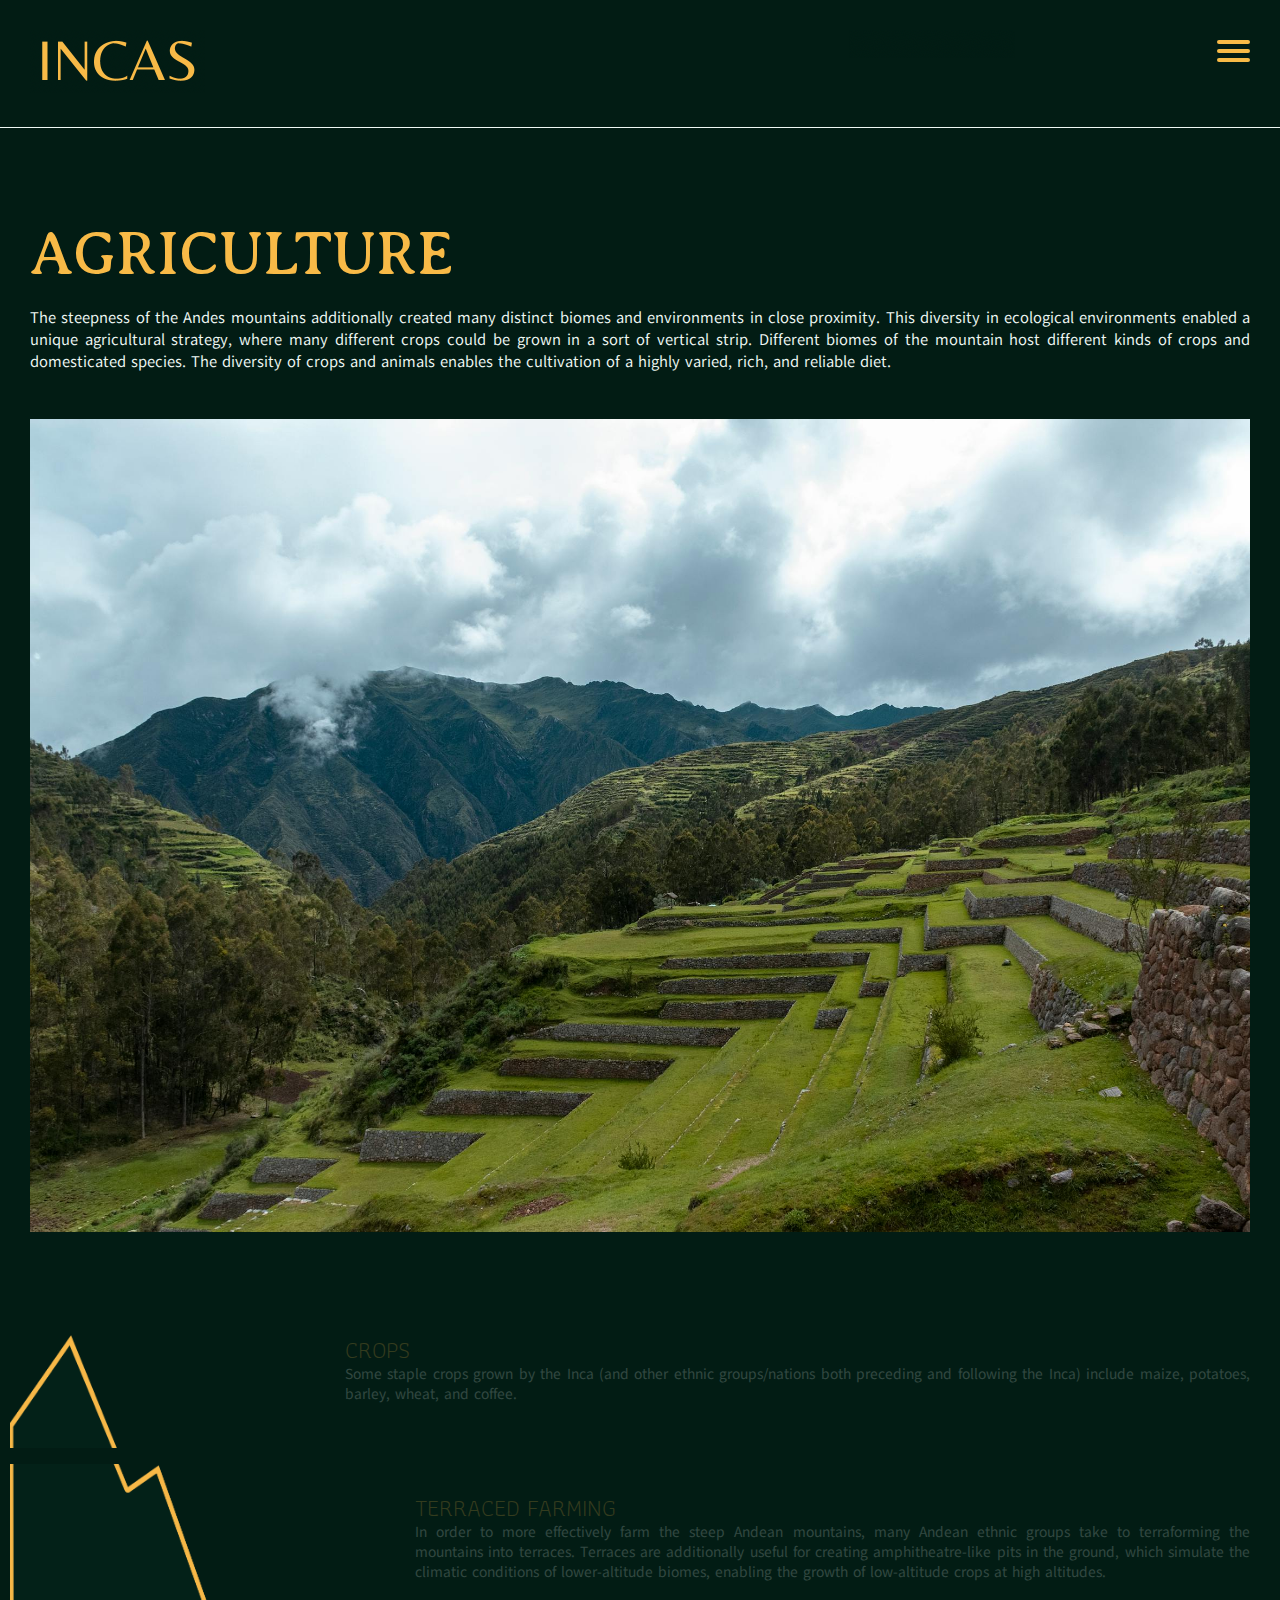
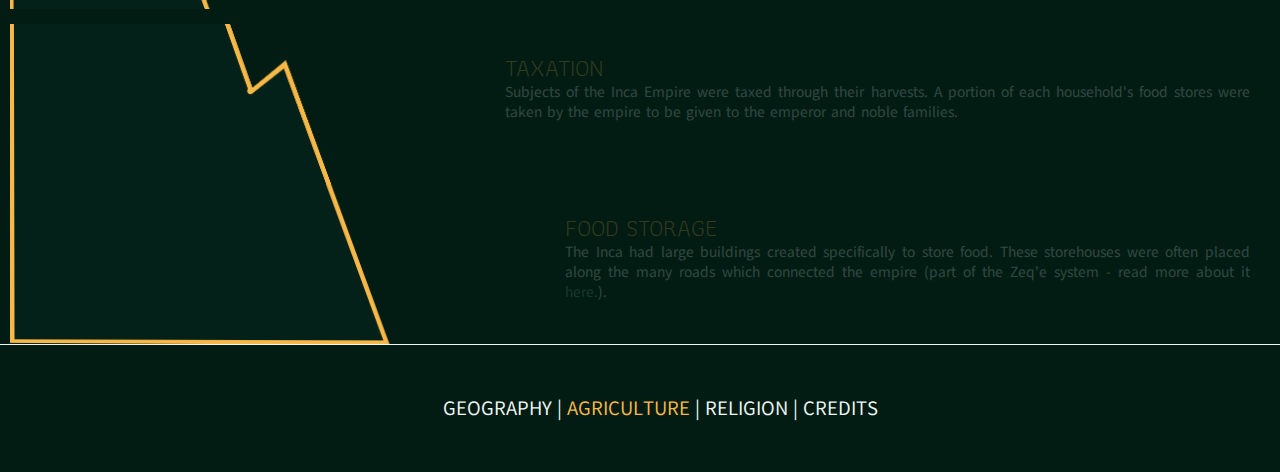
<file: agriculture.html>
<!DOCTYPE html>

<head>
    <title>The Inca Empire</title>
    <meta charset="utf - 8">
    <!-- Responsive web design!!!!! MAKE SURE TO SCALE THINGS TO PAGE SIZE PLEAAAAAAAAASSEEEEEEE -->
    <meta name="viewport" content="width=device-width, initial-scale=1.0">
    <link rel="css stylesheet" href="styleSheet.css">

    <!-- Akatab typeface -->
    <link rel="preconnect" href="https://fonts.googleapis.com">
    <link rel="preconnect" href="https://fonts.gstatic.com" crossorigin>
    <link href="https://fonts.googleapis.com/css2?family=Akatab:wght@400;500;600;700;800;900&display=swap"
        rel="stylesheet">

    <!-- Averia libre serif typeface-->
    <link rel="preconnect" href="https://fonts.googleapis.com">
    <link rel="preconnect" href="https://fonts.gstatic.com" crossorigin>
    <link
        href="https://fonts.googleapis.com/css2?family=Averia+Serif+Libre:ital,wght@0,300;0,400;0,700;1,300;1,400;1,700&display=swap"
        rel="stylesheet">

    <!-- Athiti typeface -->
    <link rel="preconnect" href="https://fonts.googleapis.com">
    <link rel="preconnect" href="https://fonts.gstatic.com" crossorigin>
    <link href="https://fonts.googleapis.com/css2?family=Athiti:wght@200;300;400;500;600;700&display=swap"
        rel="stylesheet">
</head>

<body class="fullPage">
    <!-- Top nav bar/header -->
    <header>
        <div>
            <link><a href="index.html"><img src="images/incasLogo.png" class="siteID" alt="Incas"></a></link>
        </div>

        <div>
            <h3 class="youRHere"></h3>
        </div>

        <div>
            <img src="images/needThisRect.png">
        </div>

        <nav class="primaryNavMenu" role="navigation">
            <div id="menuToggle">
                <input type="checkbox" id="menuCheckBox">
                <span></span>
                <span></span>
                <span></span>
                <ul id="menu">
                    <li>
                        <h4 class="navBottomMargin">Explore the Empire!</h4>
                    </li>
                    <li>
                        <div class="navGridParent">
                            <div class="navCircle">
                                <p> </p>
                            </div>
                            <div class="navText">
                                <a href="geography.html">
                                    <h4>GEOGRAPHY<h4>
                                </a>
                            </div>
                        </div>
                    </li>
                    <li>
                        <div class="navGridParent">
                            <hr class="navPathLine">
                            </hr>
                            <div class="navText">
                                <p></p>
                            </div>
                        </div>
                    </li>
                    <li class="navGridParent">
                        <div class="circleClicked">
                            <p> </p>
                        </div>
                        <div class="navText">
                            <a href="agriculture.html">
                                <h4 class="clickedLink">AGRICULTURE</h4>
                            </a>
                        </div>
                    </li>
                    <li>
                        <div class="navGridParent">
                            <hr class="navPathLine">
                            </hr>
                            <div class="navText">
                                <p></p>
                            </div>
                        </div>
                    </li>
                    <li class="navGridParent">
                        <div class="navCircle">
                            <p> </p>
                        </div>
                        <div class="navText">
                            <a href="religion.html">
                                <h4>RELIGION</h4>
                            </a>
                        </div>
                    </li>
                    <li class="navGridParent-margin">
                        <div class="navCircle">
                            <p> </p>
                        </div>
                        <div class="navText">
                            <a href="credits.html">
                                <h4>CREDITS</h4>
                            </a>
                        </div>
                    </li>
                </ul>
            </div>
        </nav>
    </header>

    <main>
        <div class="sortaCentred">
            <h1>AGRICULTURE</h1>
        </div>

        <div class="textAndImage">
            <div>
                <p class="justifiedBody">The steepness of the Andes mountains additionally created many distinct biomes
                    and environments in close
                    proximity. This diversity in ecological environments enabled a unique agricultural strategy, where
                    many
                    different crops could be grown in a sort of vertical strip. Different biomes of the mountain
                    host different kinds of crops and domesticated species. The diversity of crops and animals enables
                    the cultivation of a highly varied, rich, and reliable diet.
                </p>
            </div>
            <div>
                <img src="images/terraced_mountains.jpeg">
            </div>
        </div>

        <div class="mountain1">
            <div class="mountain1Img"></div>
            <div class="mountain1Text">
                <h3 class="bottomMarginH3">CROPS</h3>
                <p class="justifiedBody">Some staple crops grown by the Inca (and other ethnic groups/nations both
                    preceding and following the Inca) include maize, potatoes, barley, wheat, and coffee.
                </p>
            </div>
        </div>

        <div class="mountain2">
            <div class="mountain2Img"></div>
            <div class="mountain2Text">
                <h3 class="bottomMarginH3">TERRACED FARMING</h3>
                <p class="justifiedBody">In order to more effectively farm the steep Andean mountains, many Andean
                    ethnic groups take to terraforming the mountains into terraces. Terraces are additionally useful for
                    creating amphitheatre-like pits in the ground, which simulate the climatic conditions of
                    lower-altitude biomes, enabling the growth of low-altitude crops at high altitudes.
                </p>
            </div>
        </div>

        <div class="mountain3">
            <div class="mountain3Img"></div>
            <div class="mountain3Text">
                <h3 class="bottomMarginH3">TAXATION</h3>
                <p class="justifiedBody">Subjects of the Inca Empire were taxed through their harvests. A portion of
                    each household's food stores were taken by the empire to be given to the emperor and noble families.
                </p>
            </div>
        </div>

        <div class="mountain4">
            <div class="mountain4Img"></div>
            <div class="mountain4Text">
                <h3 class="bottomMarginH3">FOOD STORAGE</h3>
                <p class="justifiedBody">The Inca had large buildings created specifically to store food. These
                    storehouses were often placed along the many roads which connected the empire (part of the Zeq'e
                    system - read more about it
                    <link><a href="religion.html" class="goldHover">here.</a></link>).
                </p>
            </div>
        </div>
    </main>

    <footer>
        <nav>
            <ul>
                <li class="horizontalMenu"><a href="geography.html">
                        <p class="pLink">GEOGRAPHY</p>
                    </a></li>
                <li class="horizontalMenu">
                    <p> | </p>
                </li>
                <li class="horizontalMenu"><a href="agriculture.html">
                        <p class="clickedLink">AGRICULTURE</p>
                    </a></li>
                <li class="horizontalMenu">
                    <p> | </p>
                </li>
                <li class="horizontalMenu"><a href="religion.html">
                        <p class="pLink">RELIGION</p>
                    </a></li>
                <li class="horizontalMenu">
                    <p> | </p>
                </li>
                <li class="horizontalMenu"><a href="credits.html">
                        <p class="pLink">CREDITS</p>
                    </a></li>
            </ul>
        </nav>
    </footer>
</body>

</html>
</file>
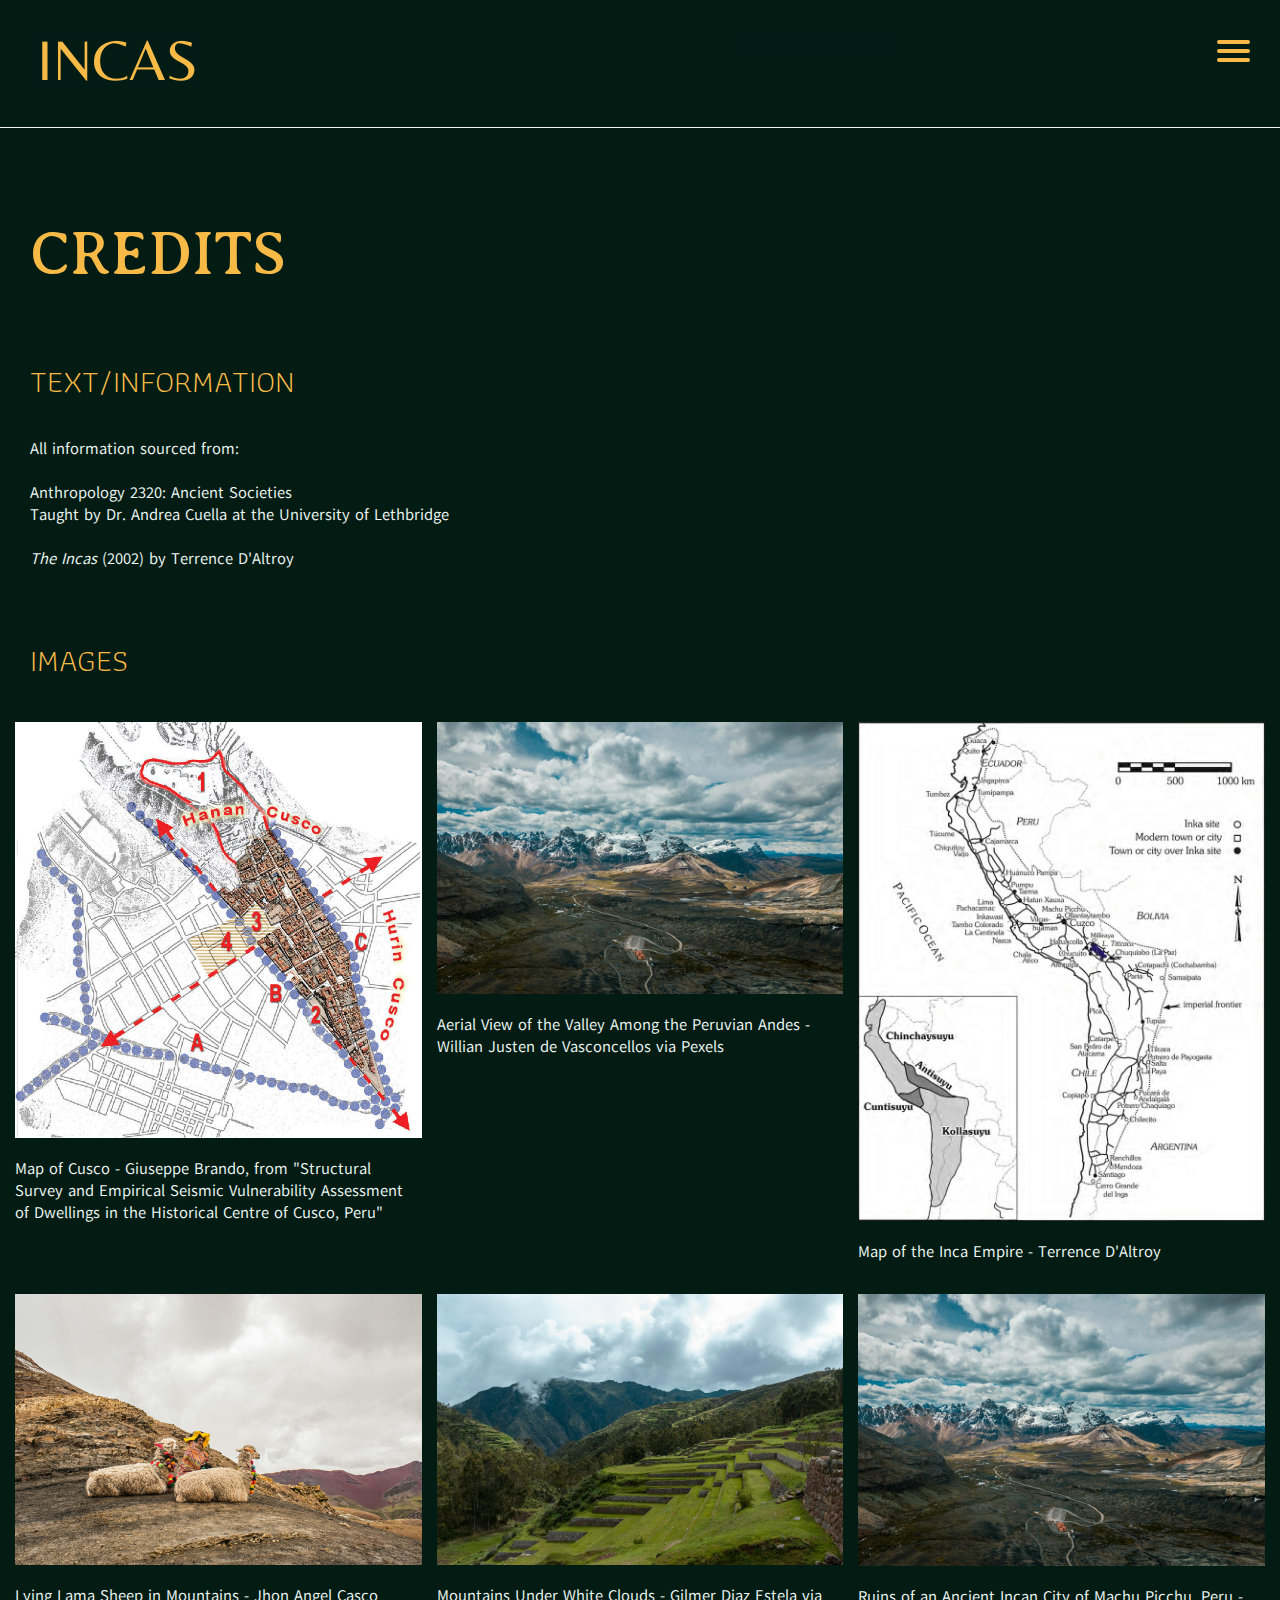
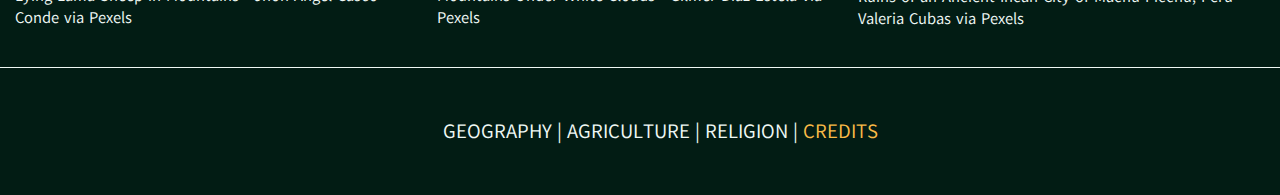
<file: credits.html>
<!DOCTYPE html>

<head>
    <title>The Inca Empire</title>
    <meta charset="utf - 8">
    <!-- Responsive web design!!!!! MAKE SURE TO SCALE THINGS TO PAGE SIZE PLEAAAAAAAAASSEEEEEEE -->
    <meta name="viewport" content="width=device-width, initial-scale=1.0">
    <link rel="css stylesheet" href="styleSheet.css">

    <!-- Akatab typeface -->
    <link rel="preconnect" href="https://fonts.googleapis.com">
    <link rel="preconnect" href="https://fonts.gstatic.com" crossorigin>
    <link href="https://fonts.googleapis.com/css2?family=Akatab:wght@400;500;600;700;800;900&display=swap"
        rel="stylesheet">

    <!-- Averia libre serif typeface-->
    <link rel="preconnect" href="https://fonts.googleapis.com">
    <link rel="preconnect" href="https://fonts.gstatic.com" crossorigin>
    <link
        href="https://fonts.googleapis.com/css2?family=Averia+Serif+Libre:ital,wght@0,300;0,400;0,700;1,300;1,400;1,700&display=swap"
        rel="stylesheet">

    <!-- Athiti typeface -->
    <link rel="preconnect" href="https://fonts.googleapis.com">
    <link rel="preconnect" href="https://fonts.gstatic.com" crossorigin>
    <link href="https://fonts.googleapis.com/css2?family=Athiti:wght@200;300;400;500;600;700&display=swap"
        rel="stylesheet">
</head>

<body class="fullPage">
    <!-- Top nav bar/header -->
    <header>
        <div>
            <link><a href="index.html"><img src="images/incasLogo.png" class="siteID" alt="Incas"></a></link>
        </div>

        <div>
            <img src="images/needThisRect.png">
        </div>

        <!-- Hamburger fold out menu -->
        <nav class="primaryNavMenu" role="navigation">
            <div id="menuToggle">
                <input type="checkbox" id="menuCheckBox">
                <span></span>
                <span></span>
                <span></span>
                <ul id="menu">
                    <li>
                        <h4 class="navBottomMargin">Explore the Empire!</h4>
                    </li>
                    <li>
                        <div class="navGridParent">
                            <div class="navCircle">
                                <p> </p>
                            </div>
                            <div class="navText">
                                <a href="geography.html">
                                    <h4>GEOGRAPHY<h4>
                                </a>
                            </div>
                        </div>
                    </li>
                    <li>
                        <div class="navGridParent">
                            <hr class="navPathLine">
                            </hr>
                            <div class="navText">
                                <p></p>
                            </div>
                        </div>
                    </li>
                    <li class="navGridParent">
                        <div class="navCircle">
                            <p> </p>
                        </div>
                        <div class="navText">
                            <a href="agriculture.html">
                                <h4>AGRICULTURE</h4>
                            </a>
                        </div>
                    </li>
                    <li>
                        <div class="navGridParent">
                            <hr class="navPathLine">
                            </hr>
                            <div class="navText">
                                <p></p>
                            </div>
                        </div>
                    </li>
                    <li class="navGridParent">
                        <div class="navCircle">
                            <p> </p>
                        </div>
                        <div class="navText">
                            <a href="religion.html">
                                <h4>RELIGION</h4>
                            </a>
                        </div>
                    </li>
                    <li class="navGridParent-margin">
                        <div class="navCircle">
                            <p> </p>
                        </div>
                        <div class="navText">
                            <a href="credits.html">
                                <h4 class="clickedLink">CREDITS</h4>
                            </a>
                        </div>
                    </li>
                </ul>
            </div>
        </nav>
    </header>

    <main>
        <div class="sortaCentred">
            <h1>CREDITS</h1>
        </div>
        <div class="sortaCentred">
            <h3>TEXT/INFORMATION</h3>
            <p class="justifiedBody">
                All information sourced from:
                <br>
                <br>
                Anthropology 2320: Ancient Societies
                <br>
                Taught by Dr. Andrea Cuella at the University of Lethbridge
                <br>
                <br>
                <i>The Incas</i> (2002) by Terrence D'Altroy
            </p>
        </div>
        <div>
            <h3 class="sortaCentred">IMAGES</h3>
            <p class="justifiedBody">
            <div class="sourceGrid">
                <div>
                    <img src="images/cusco-map.png">
                    <p>Map of Cusco - Giuseppe Brando, from "Structural Survey and Empirical Seismic Vulnerability
                        Assessment of Dwellings in the Historical Centre of Cusco, Peru"</p>
                </div>
                <div>
                    <img src="images/andes_valley.jpeg">
                    <p>Aerial View of the Valley Among the Peruvian Andes
                        - Willian Justen de Vasconcellos via Pexels</p>
                </div>
                <div>
                    <img src="images/empire-map.ppm">
                    <p>Map of the Inca Empire - Terrence D'Altroy</p>
                </div>
                <div>
                    <img src="images/llama2.jpg">
                    <p>Lying Lama Sheep in Mountains -
                        Jhon Angel Casco Conde via Pexels
                    </p>
                </div>
                <div>
                    <img src="images/terraced_mountains.jpeg">
                    <p>Mountains Under White Clouds - Gilmer Diaz Estela via Pexels</p>
                </div>
                <div>
                    <img src="images/andes_valley.jpeg">
                    <p>Ruins of an Ancient Incan City of Machu Picchu, Peru - Valeria Cubas via Pexels</p>
                </div>
            </div>
            </p>
        </div>
    </main>

    <footer>
        <nav>
            <ul>
                <li class="horizontalMenu"><a href="geography.html">
                        <p class="pLink">GEOGRAPHY</p>
                    </a></li>
                <li class="horizontalMenu">
                    <p> | </p>
                </li>
                <li class="horizontalMenu"><a href="agriculture.html">
                        <p class="pLink">AGRICULTURE</p>
                    </a></li>
                <li class="horizontalMenu">
                    <p> | </p>
                </li>
                <li class="horizontalMenu"><a href="religion.html">
                        <p class="pLink">RELIGION</p>
                    </a></li>
                <li class="horizontalMenu">
                    <p> | </p>
                </li>
                <li class="horizontalMenu"><a href="credits.html">
                        <p class="clickedLink">CREDITS</p>
                    </a></li>
            </ul>
        </nav>
    </footer>
</body>

</html>
</file>
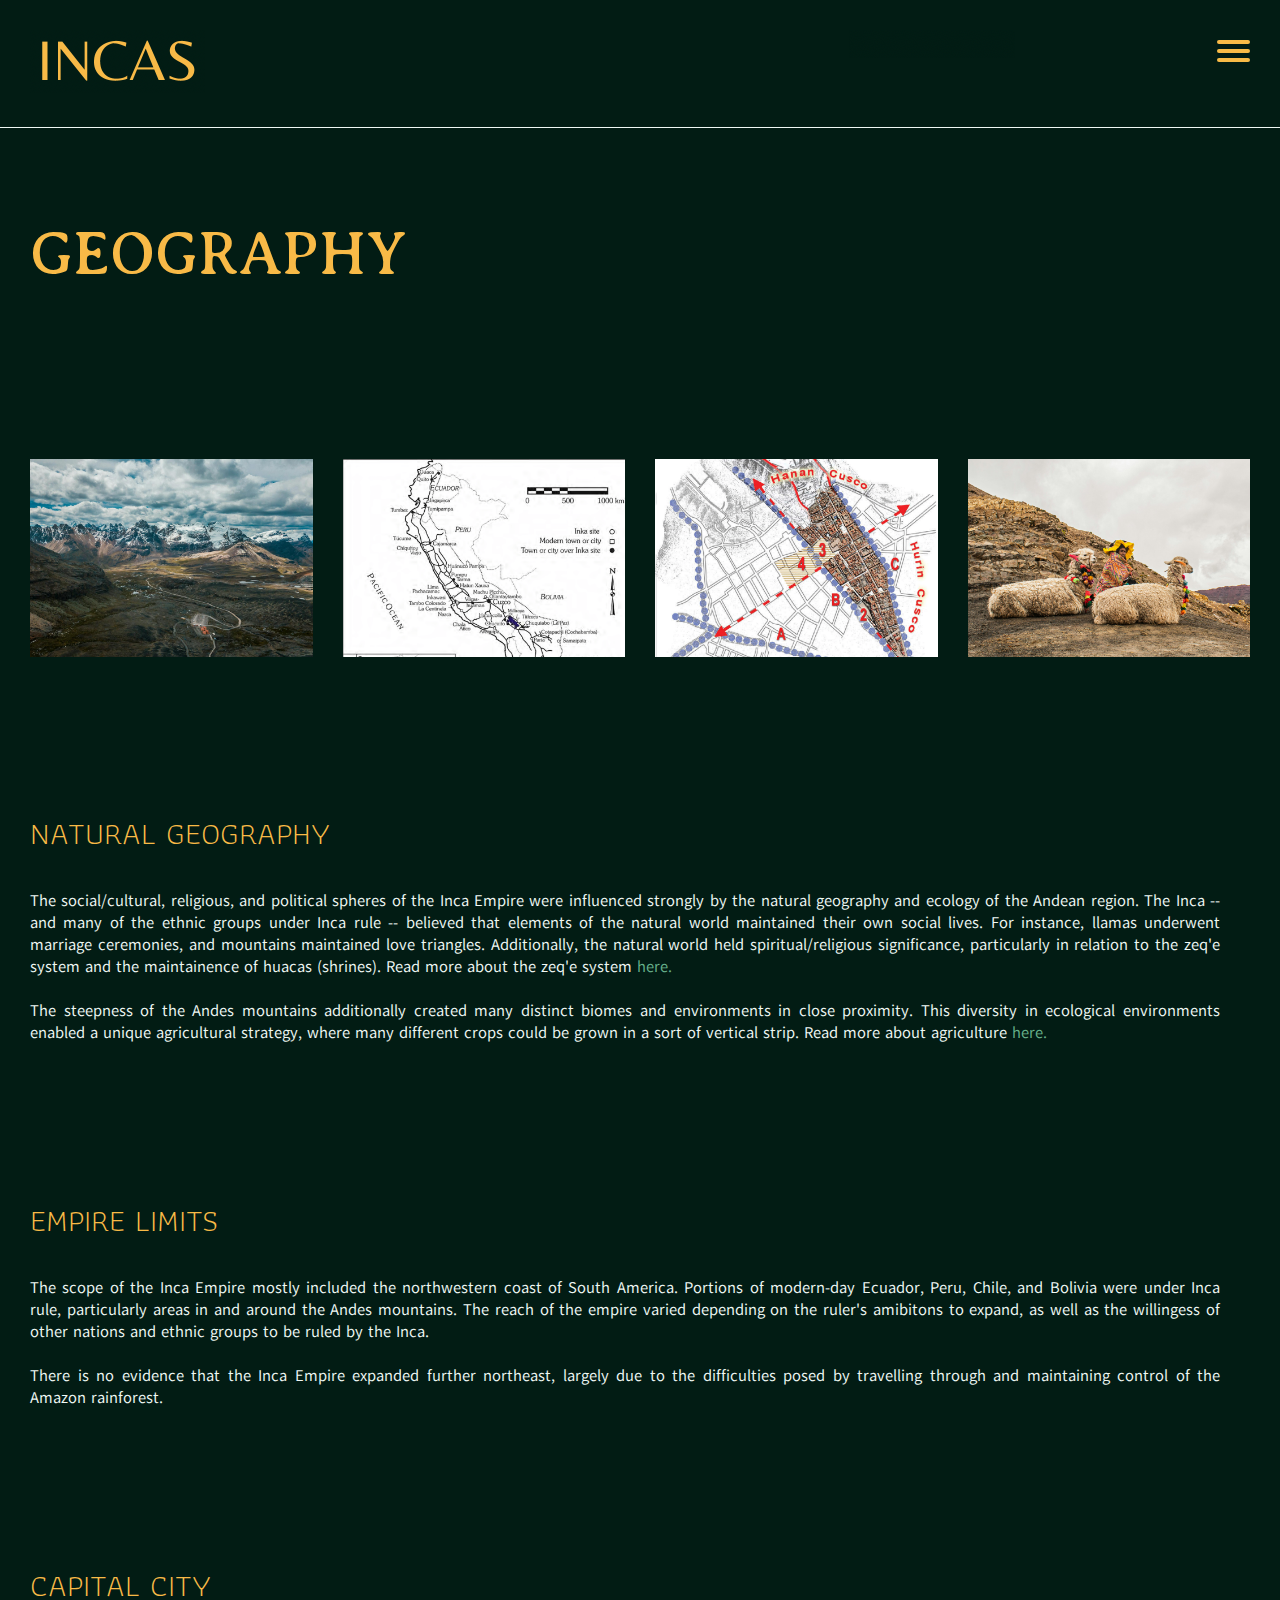
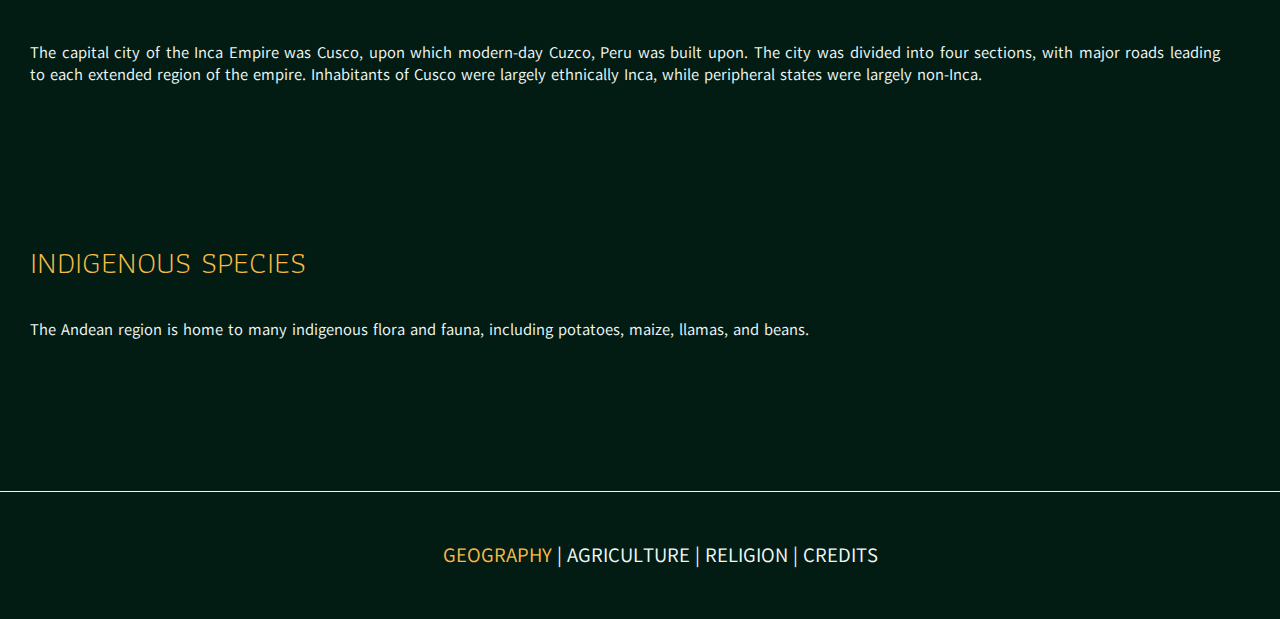
<file: geogGridClose.html>
<!DOCTYPE html>

<head>
    <title>The Inca Empire</title>
    <meta charset="utf - 8">
    <!-- Responsive web design!!!!! MAKE SURE TO SCALE THINGS TO PAGE SIZE PLEAAAAAAAAASSEEEEEEE -->
    <meta name="viewport" content="width=device-width, initial-scale=1.0">
    <link rel="css stylesheet" href="styleSheet.css">

    <!-- Akatab typeface -->
    <link rel="preconnect" href="https://fonts.googleapis.com">
    <link rel="preconnect" href="https://fonts.gstatic.com" crossorigin>
    <link href="https://fonts.googleapis.com/css2?family=Akatab:wght@400;500;600;700;800;900&display=swap"
        rel="stylesheet">

    <!-- Averia libre serif typeface-->
    <link rel="preconnect" href="https://fonts.googleapis.com">
    <link rel="preconnect" href="https://fonts.gstatic.com" crossorigin>
    <link
        href="https://fonts.googleapis.com/css2?family=Averia+Serif+Libre:ital,wght@0,300;0,400;0,700;1,300;1,400;1,700&display=swap"
        rel="stylesheet">

    <!-- Athiti typeface -->
    <link rel="preconnect" href="https://fonts.googleapis.com">
    <link rel="preconnect" href="https://fonts.gstatic.com" crossorigin>
    <link href="https://fonts.googleapis.com/css2?family=Athiti:wght@200;300;400;500;600;700&display=swap"
        rel="stylesheet">
</head>

<body class="fullPage">
    <!-- Top nav bar/header -->
    <header>
        <div>
            <link><a href="index.html"><img src="images/incasLogo.png" class="siteID" alt="Incas"></a></link>
        </div>

        <!-- keep? -->
        <div>
            <h3 class="youRHere"></h3>
        </div>

        <div>
            <img src="images/needThisRect.png">
        </div>

        <nav class="primaryNavMenu" role="navigation">
            <div id="menuToggle">
                <input type="checkbox" id="menuCheckBox">
                <span></span>
                <span></span>
                <span></span>
                <ul id="menu">
                    <li>
                        <h4 class="navBottomMargin">Explore the Empire!</h4>
                    </li>
                    <li>
                        <div class="navGridParent">
                            <div class="circleClicked">
                                <p> </p>
                            </div>
                            <div class="navText">
                                <a href="geography.html">
                                    <h4 class="clickedLink">GEOGRAPHY<h4>
                                </a>
                            </div>
                        </div>
                    </li>
                    <li>
                        <div class="navGridParent">
                            <hr class="navPathLine">
                            </hr>
                            <div class="navText">
                                <p></p>
                            </div>
                        </div>
                    </li>
                    <li class="navGridParent">
                        <div class="navCircle">
                            <p> </p>
                        </div>
                        <div class="navText">
                            <a href="agriculture.html">
                                <h4>AGRICULTURE</h4>
                            </a>
                        </div>
                    </li>
                    <li>
                        <div class="navGridParent">
                            <hr class="navPathLine">
                            </hr>
                            <div class="navText">
                                <p></p>
                            </div>
                        </div>
                    </li>
                    <li class="navGridParent">
                        <div class="navCircle">
                            <p> </p>
                        </div>
                        <div class="navText">
                            <a href="religion.html">
                                <h4>RELIGION</h4>
                            </a>
                        </div>
                    </li>
                    <li class="navGridParent-margin">
                        <div class="navCircle">
                            <p> </p>
                        </div>
                        <div class="navText">
                            <a href="credits.html">
                                <h4>CREDITS</h4>
                            </a>
                        </div>
                    </li>
                </ul>
            </div>
        </nav>
    </header>

    <main>
        <div class="sortaCentred">
            <link><a href="geography.html">
                <h1 class="whiteHover">GEOGRAPHY</h1>
            </a></link>
        </div>

        <div class="geogCloseGrid">
            <div class="geogGrid1">
                <link><a href="geogGridClose.html#naturalGeography">
                    <h2 class="geogVerticalAlign">NATURAL GEOGRAPHY</h2>
                </a></link>
            </div>
            <div class="geogGrid2">
                <link><a href="geogGridClose.html#empireLimits">
                    <h2 class="geogVerticalAlign">EMPIRE <br> LIMITS</h2>
                </a></link>
            </div>
            <div class="geogGrid3">
                <link><a href="geogGridClose.html#capitalCity">
                    <h2 class="geogVerticalAlign">CAPITAL <br> CITY</h2>
                </a></link>
            </div>
            <div class="geogGrid4">
                <link><a href="geogGridClose.html#indigenousSpecies">
                    <h2 class="geogVerticalAlign">INDIGENOUS SPECIES</h2>
                </a></link>
            </div>
        </div>

        <div class="geogCloseParas">
            <h3 id="naturalGeography"><a name="naturalGeography">NATURAL GEOGRAPHY</a></h3>
            <p class="justifiedBody">The social/cultural, religious, and political spheres of the Inca Empire were
                influenced strongly by the natural geography and ecology of the Andean region. The Inca -- and many of
                the ethnic groups under Inca rule -- believed that elements of the natural world maintained their own
                social lives. For instance, llamas underwent marriage ceremonies, and mountains maintained love
                triangles. Additionally, the natural world held spiritual/religious significance, particularly in
                relation to the zeq'e system and the maintainence of huacas (shrines). Read more about the zeq'e system
                <link><a href="religion.html" class="goldHover">here.</a></link>
                <br>
                <br>
                The steepness of the Andes mountains additionally created many distinct biomes and environments in close
                proximity. This diversity in ecological environments enabled a unique agricultural strategy, where many
                different crops could be grown in a sort of vertical strip. Read more about agriculture
                <link><a href="agriculture.html" class="goldHover">here.</a></link>
            </p>
        </div>
        <div class="geogCloseParas">
            <h3 id="empireLimits"><a name="empireLimits">EMPIRE LIMITS</a></h3>
            <p class="justifiedBody">The scope of the Inca Empire mostly included the northwestern coast of South
                America. Portions of modern-day Ecuador, Peru, Chile, and Bolivia were under Inca rule, particularly
                areas in and around the Andes mountains. The reach of the empire varied depending on the ruler's
                amibitons to expand, as well as the willingess of other nations and ethnic groups to be ruled by the
                Inca.
                <br>
                <br>
                There is no evidence that the Inca Empire expanded further northeast, largely due to the difficulties
                posed by travelling through and maintaining control of the Amazon rainforest.
            </p>
        </div>
        <div class="geogCloseParas">
            <h3 id="capitalCity"><a name="capitalCity">CAPITAL CITY</a></h3>
            <p class="justifiedBody">The capital city of the Inca Empire was Cusco, upon which modern-day Cuzco, Peru
                was built upon. The city was divided into four sections, with major roads leading to each extended
                region of the empire. Inhabitants of Cusco were largely ethnically Inca, while peripheral states were
                largely non-Inca.
            </p>
        </div>
        <div class="geogCloseParas">
            <h3 id="indigenousSpecies"><a name="indigenousSpecies">INDIGENOUS SPECIES</a></h3>
            <p class="justifiedBody">The Andean region is home to many indigenous flora and fauna, including potatoes,
                maize, llamas, and beans.
            </p>
        </div>

    </main>

    <footer>
        <nav>
            <ul>
                <li class="horizontalMenu"><a href="geography.html">
                        <p class="clickedLink">GEOGRAPHY</p>
                    </a></li>
                <li class="horizontalMenu">
                    <p> | </p>
                </li>
                <li class="horizontalMenu"><a href="agriculture.html">
                        <p class="pLink">AGRICULTURE</p>
                    </a></li>
                <li class="horizontalMenu">
                    <p> | </p>
                </li>
                <li class="horizontalMenu"><a href="religion.html">
                        <p class="pLink">RELIGION</p>
                    </a></li>
                <li class="horizontalMenu">
                    <p> | </p>
                </li>
                <li class="horizontalMenu"><a href="credits.html">
                        <p class="pLink">CREDITS</p>
                    </a></li>
            </ul>
        </nav>
    </footer>
</body>

</html>
</file>
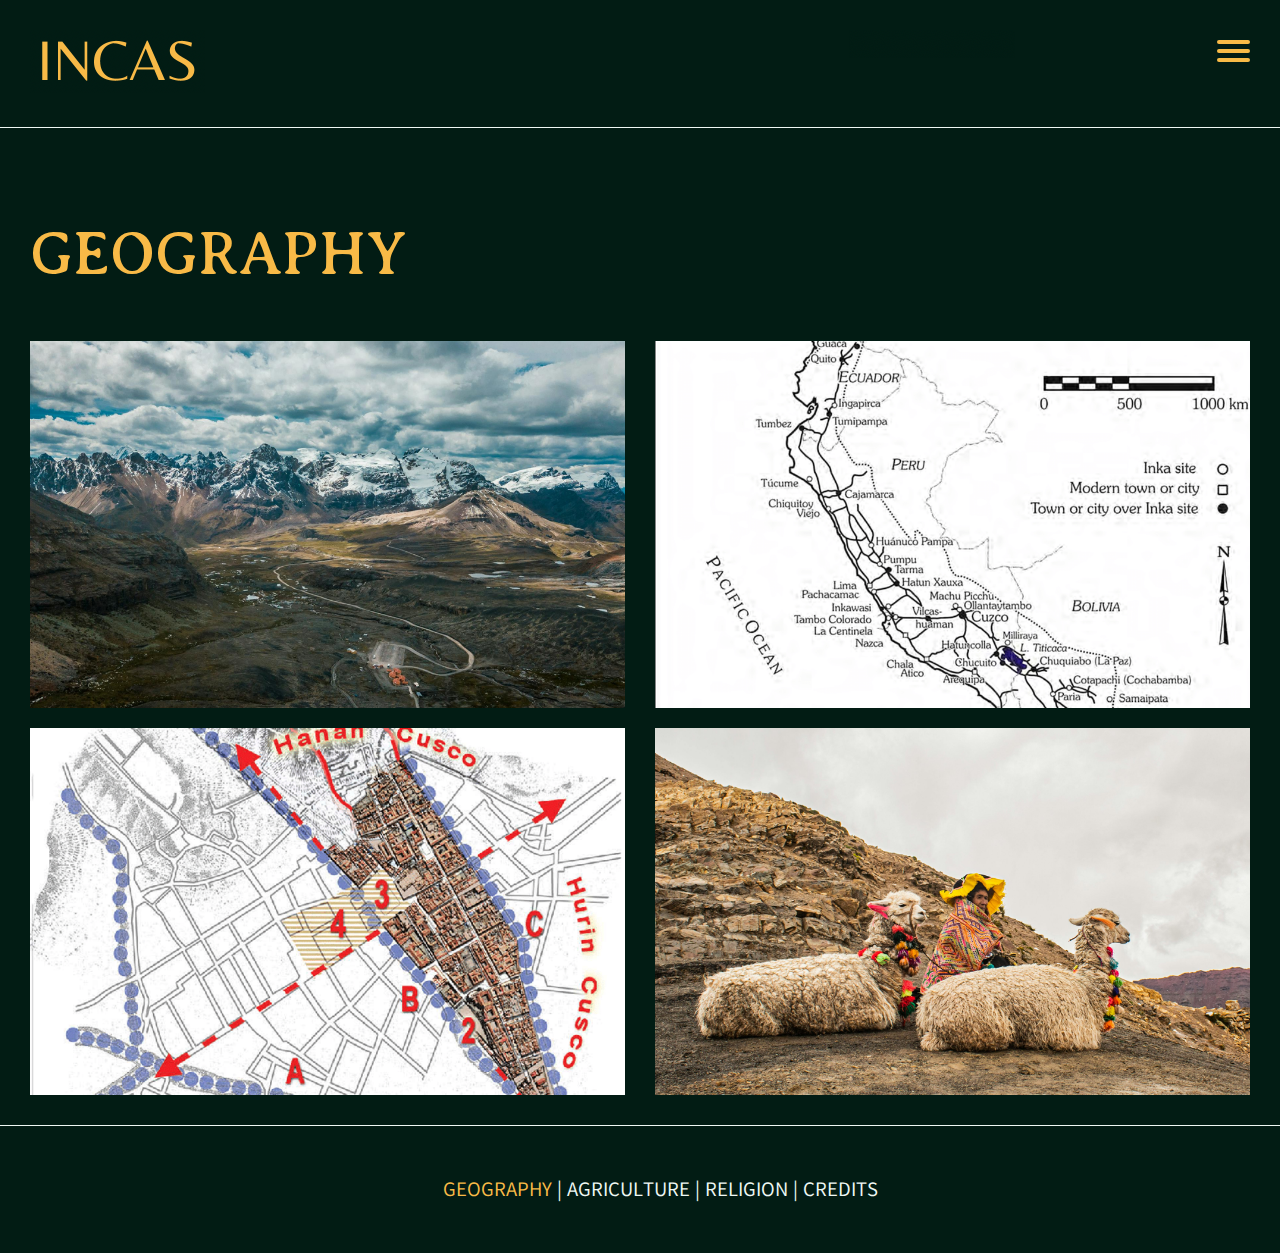
<file: geography.html>
<!DOCTYPE html>

<head>
    <title>The Inca Empire</title>
    <meta charset="utf - 8">
    <!-- Responsive web design!!!!! MAKE SURE TO SCALE THINGS TO PAGE SIZE PLEAAAAAAAAASSEEEEEEE -->
    <meta name="viewport" content="width=device-width, initial-scale=1.0">
    <link rel="css stylesheet" href="styleSheet.css">

    <!-- Akatab typeface -->
    <link rel="preconnect" href="https://fonts.googleapis.com">
    <link rel="preconnect" href="https://fonts.gstatic.com" crossorigin>
    <link href="https://fonts.googleapis.com/css2?family=Akatab:wght@400;500;600;700;800;900&display=swap"
        rel="stylesheet">

    <!-- Averia libre serif typeface-->
    <link rel="preconnect" href="https://fonts.googleapis.com">
    <link rel="preconnect" href="https://fonts.gstatic.com" crossorigin>
    <link
        href="https://fonts.googleapis.com/css2?family=Averia+Serif+Libre:ital,wght@0,300;0,400;0,700;1,300;1,400;1,700&display=swap"
        rel="stylesheet">

    <!-- Athiti typeface -->
    <link rel="preconnect" href="https://fonts.googleapis.com">
    <link rel="preconnect" href="https://fonts.gstatic.com" crossorigin>
    <link href="https://fonts.googleapis.com/css2?family=Athiti:wght@200;300;400;500;600;700&display=swap"
        rel="stylesheet">
</head>

<body class="fullPage">
    <!-- Top nav bar/header -->
    <header>
        <div>
            <link><a href="index.html"><img src="images/incasLogo.png" class="siteID" alt="Incas"></a></link>
        </div>

        <!-- keep? -->
        <div>
            <h3 class="youRHere"></h3>
        </div>

        <div>
            <img src="images/needThisRect.png">
        </div>

        <nav class="primaryNavMenu" role="navigation">
            <div id="menuToggle">
                <input type="checkbox" id="menuCheckBox">
                <span></span>
                <span></span>
                <span></span>
                <ul id="menu">
                    <li>
                        <h4 class="navBottomMargin">Explore the Empire!</h4>
                    </li>
                    <li>
                        <div class="navGridParent">
                            <div class="circleClicked">
                                <p> </p>
                            </div>
                            <div class="navText">
                                <a href="geography.html">
                                    <h4 class="clickedLink">GEOGRAPHY<h4>
                                </a>
                            </div>
                        </div>
                    </li>
                    <li>
                        <div class="navGridParent">
                            <hr class="navPathLine">
                            </hr>
                            <div class="navText">
                                <p></p>
                            </div>
                        </div>
                    </li>
                    <li class="navGridParent">
                        <div class="navCircle">
                            <p> </p>
                        </div>
                        <div class="navText">
                            <a href="agriculture.html">
                                <h4>AGRICULTURE</h4>
                            </a>
                        </div>
                    </li>
                    <li>
                        <div class="navGridParent">
                            <hr class="navPathLine">
                            </hr>
                            <div class="navText">
                                <p></p>
                            </div>
                        </div>
                    </li>
                    <li class="navGridParent">
                        <div class="navCircle">
                            <p> </p>
                        </div>
                        <div class="navText">
                            <a href="religion.html">
                                <h4>RELIGION</h4>
                            </a>
                        </div>
                    </li>
                    <li class="navGridParent-margin">
                        <div class="navCircle">
                            <p> </p>
                        </div>
                        <div class="navText">
                            <a href="credits.html">
                                <h4>CREDITS</h4>
                            </a>
                        </div>
                    </li>
                </ul>
            </div>
        </nav>
    </header>

    <main>
        <div class="sortaCentred">
            <h1>GEOGRAPHY</h1>
        </div>

        <div class="geographyMainGrid">
            <div class="geogGrid1">
                <link><a href="geogGridClose.html#naturalGeography">
                    <h2 class="geogVerticalAlign">NATURAL GEOGRAPHY</h2>
                </a></link>
            </div>
            <div class="geogGrid2">
                <link><a href="geogGridClose.html#empireLimits">
                    <h2 class="geogVerticalAlign">EMPIRE LIMITS</h2>
                </a></link>
            </div>
            <div class="geogGrid3">
                <link><a href="geogGridClose.html#capitalCity">
                    <h2 class="geogVerticalAlign">CAPITAL CITY</h2>
                </a></link>
            </div>
            <div class="geogGrid4">
                <link><a href="geogGridClose.html#indigenousSpecies">
                    <h2 class="geogVerticalAlign">INDIGENOUS SPECIES</h2>
                </a></link>
            </div>
        </div>

    </main>

    <footer>
        <nav>
            <ul>
                <li class="horizontalMenu"><a href="geography.html">
                        <p class="clickedLink">GEOGRAPHY</p>
                    </a></li>
                <li class="horizontalMenu">
                    <p> | </p>
                </li>
                <li class="horizontalMenu"><a href="agriculture.html">
                        <p class="pLink">AGRICULTURE</p>
                    </a></li>
                <li class="horizontalMenu">
                    <p> | </p>
                </li>
                <li class="horizontalMenu"><a href="religion.html">
                        <p class="pLink">RELIGION</p>
                    </a></li>
                <li class="horizontalMenu">
                    <p> | </p>
                </li>
                <li class="horizontalMenu"><a href="credits.html">
                        <p class="pLink">CREDITS</p>
                    </a></li>
            </ul>
        </nav>
    </footer>
</body>

</html>
</file>
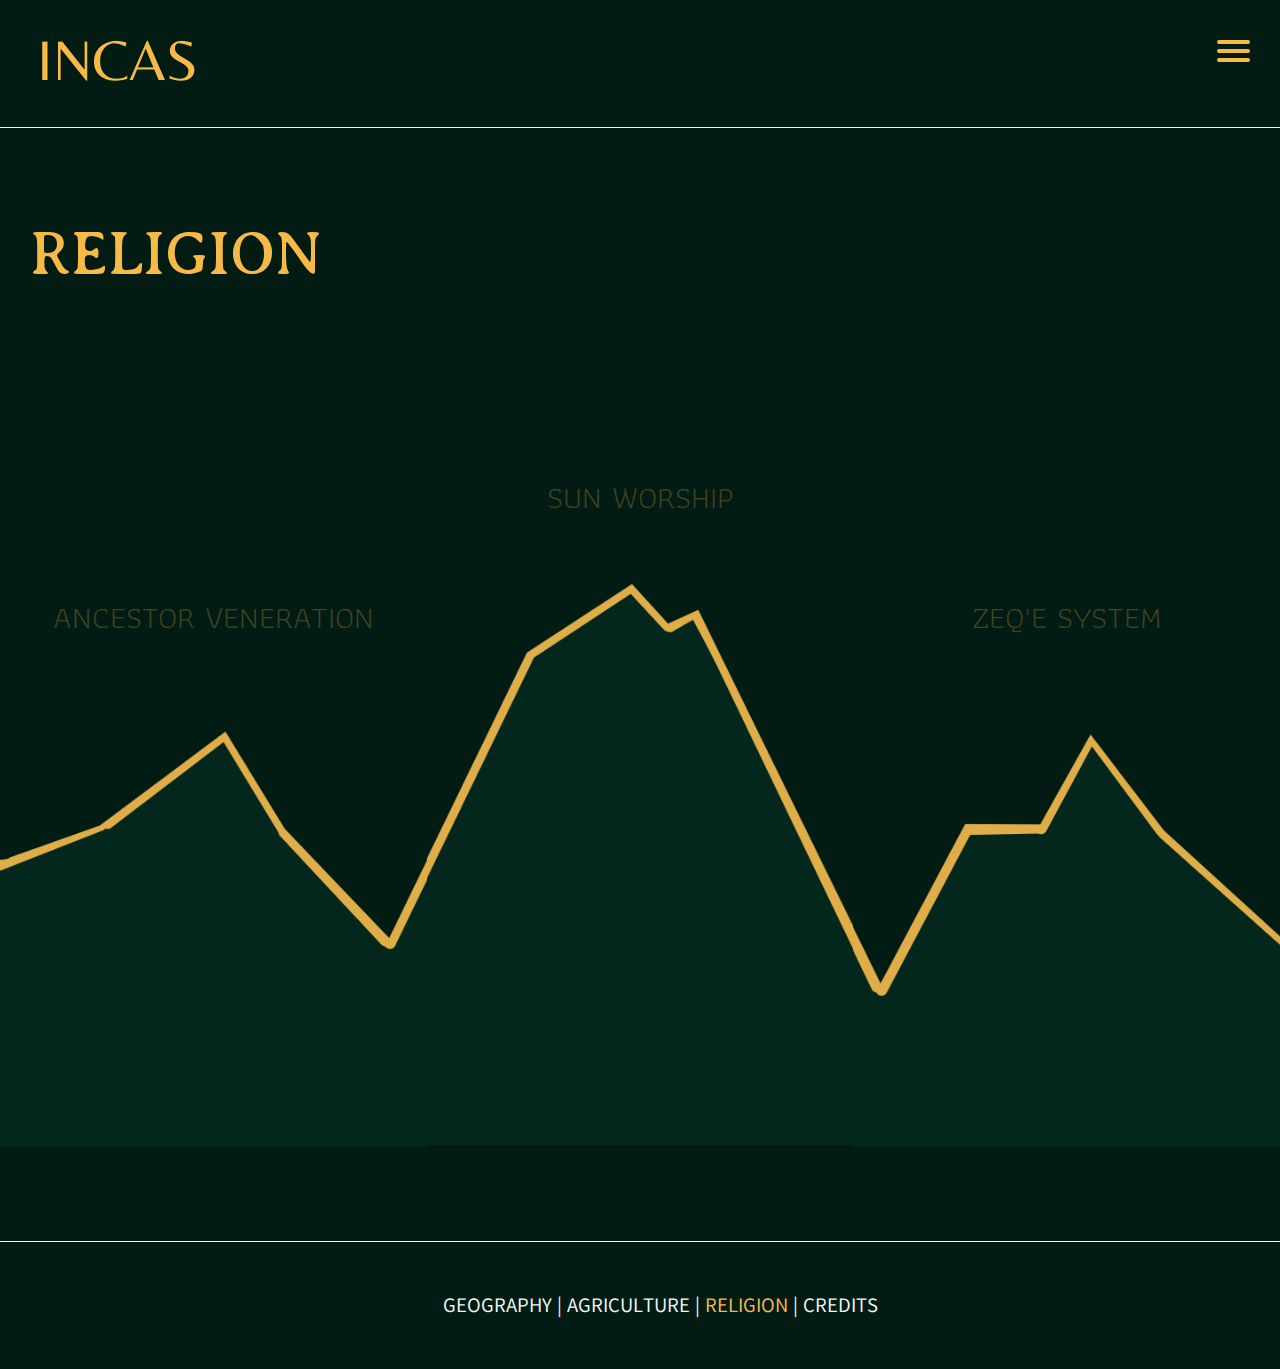
<file: religion.html>
<!DOCTYPE html>

<head>
    <title>The Inca Empire</title>
    <meta charset="utf - 8">
    <!-- Responsive web design!!!!! MAKE SURE TO SCALE THINGS TO PAGE SIZE PLEAAAAAAAAASSEEEEEEE -->
    <meta name="viewport" content="width=device-width, initial-scale=1.0">
    <link rel="css stylesheet" href="styleSheet.css">

    <!-- Akatab typeface -->
    <link rel="preconnect" href="https://fonts.googleapis.com">
    <link rel="preconnect" href="https://fonts.gstatic.com" crossorigin>
    <link href="https://fonts.googleapis.com/css2?family=Akatab:wght@400;500;600;700;800;900&display=swap"
        rel="stylesheet">

    <!-- Averia libre serif typeface-->
    <link rel="preconnect" href="https://fonts.googleapis.com">
    <link rel="preconnect" href="https://fonts.gstatic.com" crossorigin>
    <link
        href="https://fonts.googleapis.com/css2?family=Averia+Serif+Libre:ital,wght@0,300;0,400;0,700;1,300;1,400;1,700&display=swap"
        rel="stylesheet">

    <!-- Athiti typeface -->
    <link rel="preconnect" href="https://fonts.googleapis.com">
    <link rel="preconnect" href="https://fonts.gstatic.com" crossorigin>
    <link href="https://fonts.googleapis.com/css2?family=Athiti:wght@200;300;400;500;600;700&display=swap"
        rel="stylesheet">
</head>

<body class="fullPage">
    <!-- Top nav bar/header -->
    <header>
        <div>
            <link><a href="index.html"><img src="images/incasLogo.png" class="siteID" alt="Incas"></a></link>
        </div>

        <div>
            <h3 class="youRHere"></h3>
        </div>

        <div>
            <img src="images/needThisRect.png">
        </div>

        <nav class="primaryNavMenu" role="navigation">
            <div id="menuToggle">
                <input type="checkbox" id="menuCheckBox">
                <span></span>
                <span></span>
                <span></span>
                <ul id="menu">
                    <li>
                        <h4 class="navBottomMargin">Explore the Empire!</h4>
                    </li>
                    <li>
                        <div class="navGridParent">
                            <div class="navCircle">
                                <p> </p>
                            </div>
                            <div class="navText">
                                <a href="geography.html">
                                    <h4>GEOGRAPHY<h4>
                                </a>
                            </div>
                        </div>
                    </li>
                    <li>
                        <div class="navGridParent">
                            <hr class="navPathLine">
                            </hr>
                            <div class="navText">
                                <p></p>
                            </div>
                        </div>
                    </li>
                    <li class="navGridParent">
                        <div class="navCircle">
                            <p> </p>
                        </div>
                        <div class="navText">
                            <a href="agriculture.html">
                                <h4>AGRICULTURE</h4>
                            </a>
                        </div>
                    </li>
                    <li>
                        <div class="navGridParent">
                            <hr class="navPathLine">
                            </hr>
                            <div class="navText">
                                <p></p>
                            </div>
                        </div>
                    </li>
                    <li class="navGridParent">
                        <div class="circleClicked">
                            <p> </p>
                        </div>
                        <div class="navText">
                            <a href="religion.html">
                                <h4 class="clickedLink">RELIGION</h4>
                            </a>
                        </div>
                    </li>
                    <li class="navGridParent-margin">
                        <div class="navCircle">
                            <p> </p>
                        </div>
                        <div class="navText">
                            <a href="credits.html">
                                <h4>CREDITS</h4>
                            </a>
                        </div>
                    </li>
                </ul>
            </div>
        </nav>
    </header>

    <main>
        <div class="sortaCentred">
            <h1>RELIGION</h1>
        </div>

        <div class="religionGridParent">
            <div class="religionGrid1">
                <link><a href="religionClose.html#ancestorVeneration">
                    <h3 class="opacityText2">ANCESTOR VENERATION</h3>
                </a></link>
            </div>
            <div class="religionGrid2">
                <link><a href="religionClose.html#sunWorship">
                    <h3 class="opacityText1">SUN WORSHIP</h3>
                </a></link>
            </div>
            <div class="religionGrid3">
                <link><a href="religionClose.html#zeqeSystem">
                    <h3 class="opacityText2">ZEQ'E SYSTEM</h3>
                </a></link>
            </div>
        </div>
    </main>

    <footer>
        <nav>
            <ul>
                <li class="horizontalMenu"><a href="geography.html">
                        <p class="pLink">GEOGRAPHY</p>
                    </a></li>
                <li class="horizontalMenu">
                    <p> | </p>
                </li>
                <li class="horizontalMenu"><a href="agriculture.html">
                        <p class="pLink">AGRICULTURE</p>
                    </a></li>
                <li class="horizontalMenu">
                    <p> | </p>
                </li>
                <li class="horizontalMenu"><a href="religion.html">
                        <p class="clickedLink">RELIGION</p>
                    </a></li>
                <li class="horizontalMenu">
                    <p> | </p>
                </li>
                <li class="horizontalMenu"><a href="credits.html">
                        <p class="pLink">CREDITS</p>
                    </a></li>
            </ul>
        </nav>
    </footer>
</body>

</html>
</file>
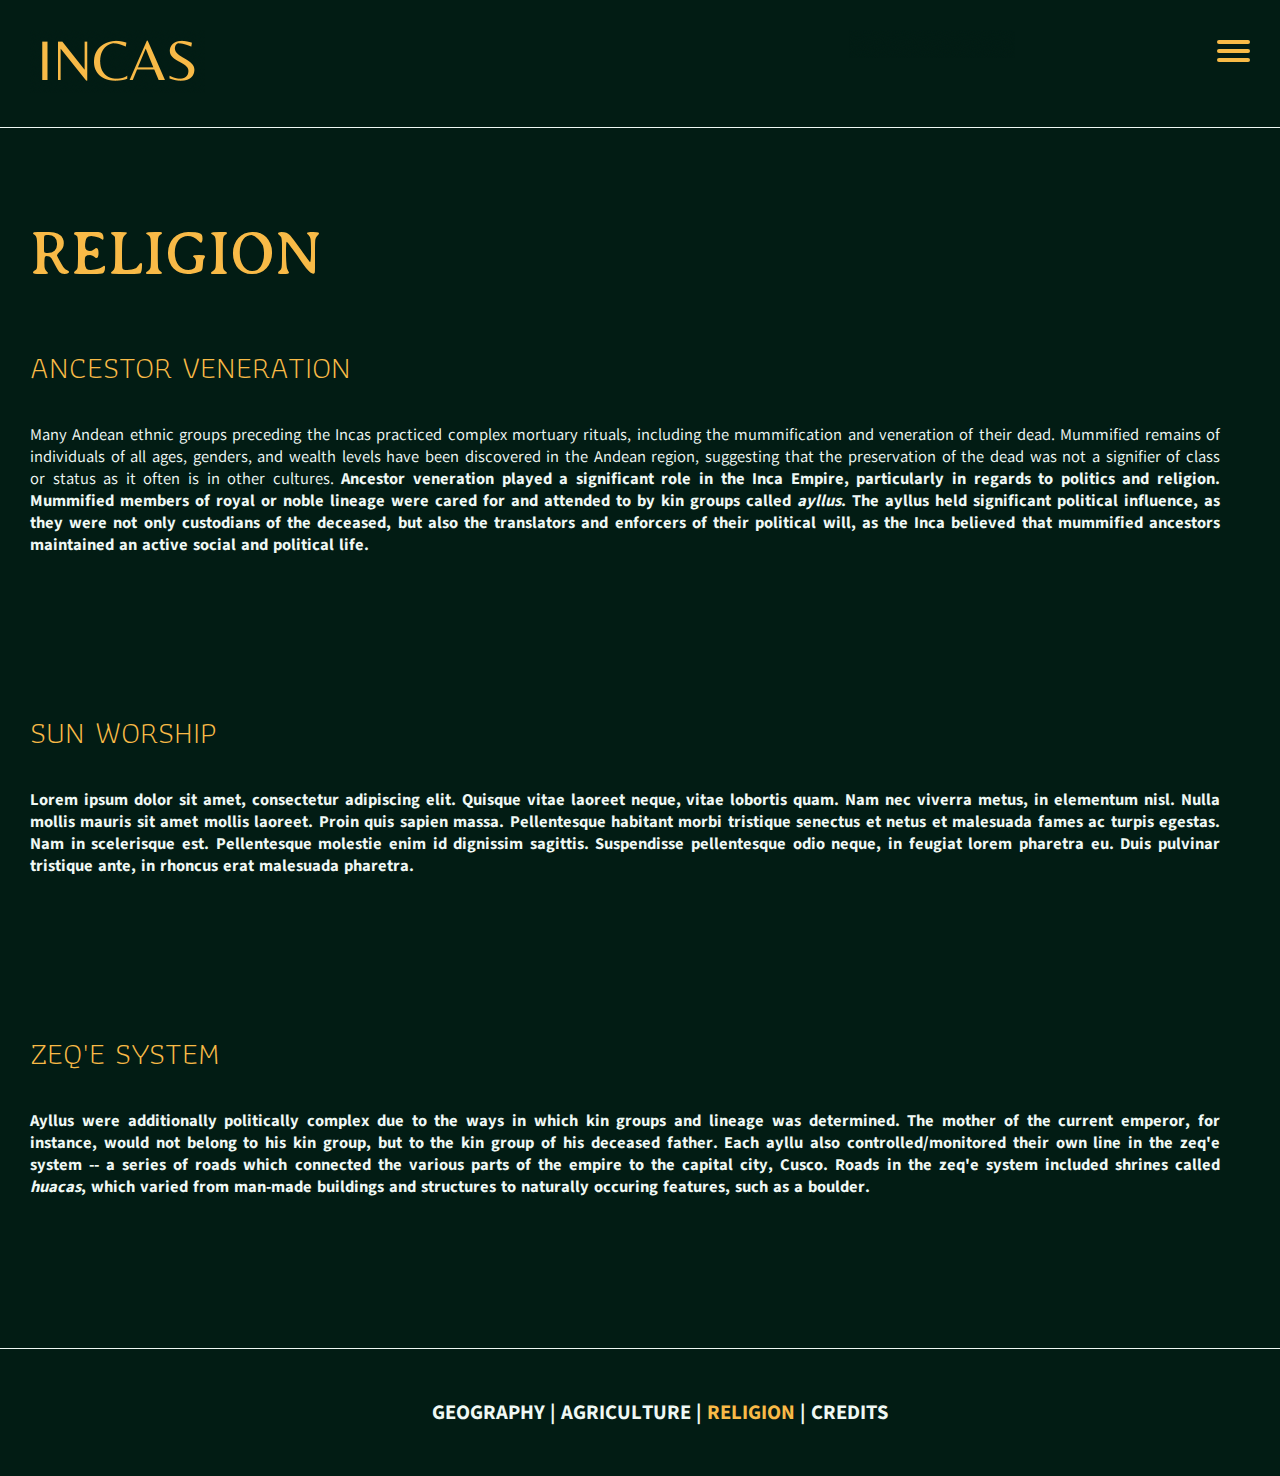
<file: religionClose.html>
<!DOCTYPE html>

<head>
    <title>The Inca Empire</title>
    <meta charset="utf - 8">
    <!-- Responsive web design!!!!! MAKE SURE TO SCALE THINGS TO PAGE SIZE PLEAAAAAAAAASSEEEEEEE -->
    <meta name="viewport" content="width=device-width, initial-scale=1.0">
    <link rel="css stylesheet" href="styleSheet.css">

    <!-- Akatab typeface -->
    <link rel="preconnect" href="https://fonts.googleapis.com">
    <link rel="preconnect" href="https://fonts.gstatic.com" crossorigin>
    <link href="https://fonts.googleapis.com/css2?family=Akatab:wght@400;500;600;700;800;900&display=swap"
        rel="stylesheet">

    <!-- Averia libre serif typeface-->
    <link rel="preconnect" href="https://fonts.googleapis.com">
    <link rel="preconnect" href="https://fonts.gstatic.com" crossorigin>
    <link
        href="https://fonts.googleapis.com/css2?family=Averia+Serif+Libre:ital,wght@0,300;0,400;0,700;1,300;1,400;1,700&display=swap"
        rel="stylesheet">

    <!-- Athiti typeface -->
    <link rel="preconnect" href="https://fonts.googleapis.com">
    <link rel="preconnect" href="https://fonts.gstatic.com" crossorigin>
    <link href="https://fonts.googleapis.com/css2?family=Athiti:wght@200;300;400;500;600;700&display=swap"
        rel="stylesheet">
</head>

<body class="fullPage">
    <!-- Top nav bar/header -->
    <header>
        <div>
            <link><a href="index.html"><img src="images/incasLogo.png" class="siteID" alt="Incas"></a></link>
        </div>

        <div>
            <h3 class="youRHere"></h3>
        </div>

        <div>
            <img src="images/needThisRect.png">
        </div>

        <nav class="primaryNavMenu" role="navigation">
            <div id="menuToggle">
                <input type="checkbox" id="menuCheckBox">
                <span></span>
                <span></span>
                <span></span>
                <ul id="menu">
                    <li>
                        <h4 class="navBottomMargin">Explore the Empire!</h4>
                    </li>
                    <li>
                        <div class="navGridParent">
                            <div class="navCircle">
                                <p> </p>
                            </div>
                            <div class="navText">
                                <a href="geography.html">
                                    <h4>GEOGRAPHY<h4>
                                </a>
                            </div>
                        </div>
                    </li>
                    <li>
                        <div class="navGridParent">
                            <hr class="navPathLine">
                            </hr>
                            <div class="navText">
                                <p></p>
                            </div>
                        </div>
                    </li>
                    <li class="navGridParent">
                        <div class="navCircle">
                            <p> </p>
                        </div>
                        <div class="navText">
                            <a href="agriculture.html">
                                <h4>AGRICULTURE</h4>
                            </a>
                        </div>
                    </li>
                    <li>
                        <div class="navGridParent">
                            <hr class="navPathLine">
                            </hr>
                            <div class="navText">
                                <p></p>
                            </div>
                        </div>
                    </li>
                    <li class="navGridParent">
                        <div class="circleClicked">
                            <p> </p>
                        </div>
                        <div class="navText">
                            <a href="religion.html">
                                <h4 class="clickedLink">RELIGION</h4>
                            </a>
                        </div>
                    </li>
                    <li class="navGridParent-margin">
                        <div class="navCircle">
                            <p> </p>
                        </div>
                        <div class="navText">
                            <a href="credits.html">
                                <h4>CREDITS</h4>
                            </a>
                        </div>
                    </li>
                </ul>
            </div>
        </nav>
    </header>

    <main>
        <div class="sortaCentred">
            <link><a href="religion.html">
                <h1 class="whiteHover">RELIGION</h1>
            </a></link>
        </div>

        <div>
            <div class="relCloseParas">
                <h3 id="ancestorVeneration"><a name="ancestorVeneration">ANCESTOR VENERATION</a></h3>
                <p class="justifiedBody">Many Andean ethnic groups preceding the Incas practiced complex mortuary
                    rituals, including the mummification and veneration of their dead. Mummified remains of individuals
                    of all ages, genders, and wealth levels have been discovered in the Andean region, suggesting that
                    the preservation of the dead was not a signifier of class or status as it often is in other
                    cultures.
                    <b>
                        <b>
                            Ancestor veneration played a significant role in the Inca Empire, particularly in regards to
                            politics and religion. Mummified members of royal or noble lineage were cared for and
                            attended to by kin groups called <i>ayllus</i>. The ayllus held significant political
                            influence, as they were not only custodians of the deceased, but also the translators and
                            enforcers of their political will, as the Inca believed that mummified ancestors maintained
                            an active social and political life.
                </p>
            </div>
            <div class="relCloseParas">
                <h3 id="sunWorship"><a name="sunWorship">SUN WORSHIP</a></h3>
                <p class="justifiedBody">Lorem ipsum dolor sit amet, consectetur adipiscing elit. Quisque vitae
                    laoreet neque, vitae
                    lobortis quam. Nam nec viverra metus, in elementum nisl. Nulla mollis mauris sit amet mollis
                    laoreet. Proin quis sapien massa. Pellentesque habitant morbi tristique senectus et netus et
                    malesuada fames ac turpis egestas. Nam in scelerisque est. Pellentesque molestie enim id
                    dignissim sagittis. Suspendisse pellentesque odio neque, in feugiat lorem pharetra eu. Duis
                    pulvinar tristique ante, in rhoncus erat malesuada pharetra.
                </p>
            </div>
            <div class="relCloseParas">
                <h3 id="zeqeSystem"><a name="zeqeSystem">ZEQ'E SYSTEM</a></h3>
                <p class="justifiedBody"> Ayllus were additionally politically complex due to the ways in which kin
                    groups and lineage was determined. The mother of the current emperor, for instance, would not belong
                    to his kin group, but to the kin group of his deceased father. Each ayllu also controlled/monitored
                    their own line in the zeq'e system -- a series of roads which connected the various parts of the
                    empire to the capital city, Cusco.
                    <b>
                        <b>
                            Roads in the zeq'e system included shrines called <i>huacas</i>, which varied from man-made
                            buildings and structures to naturally occuring features, such as a boulder.
                </p>
            </div>
    </main>

    <footer>
        <nav>
            <ul>
                <li class="horizontalMenu"><a href="geography.html">
                        <p class="pLink">GEOGRAPHY</p>
                    </a></li>
                <li class="horizontalMenu">
                    <p> | </p>
                </li>
                <li class="horizontalMenu"><a href="agriculture.html">
                        <p class="pLink">AGRICULTURE</p>
                    </a></li>
                <li class="horizontalMenu">
                    <p> | </p>
                </li>
                <li class="horizontalMenu"><a href="religion.html">
                        <p class="clickedLink">RELIGION</p>
                    </a></li>
                <li class="horizontalMenu">
                    <p> | </p>
                </li>
                <li class="horizontalMenu"><a href="credits.html">
                        <p class="pLink">CREDITS</p>
                    </a></li>
            </ul>
        </nav>
    </footer>
</body>

</html>
</file>
<file: styleSheet.css>
:root {
    --Charcoal: #021C14;
    --Jade: #107D60;
    --Sage: #67B18C;
    --OffWhite: #EFF8F4;
    --Ruby: #9D112F;
    --Gold: #F8BA47;
    --LBrown: #5e4936;
}

/* Normalizing rules */
body,
html {
    min-height: 100vh;
    margin: 0;
}

img {
    max-width: 100%;
}

body.fullPage {
    display: flex;
    flex-direction: column;
    flex-grow: 1;
}




/* Nav systems */
.primaryNavMenu ul {
    list-style-type: none;
    margin: 0;
    padding: 0;
    display: left;
}

footer ul {
    list-style-type: none;
    text-align: center;
}

.horizontalMenu {
    display: inline-block;
}


/* Hamgurger menu by Mr. Erik Terwan */
#menuToggle {
    display: block;
    position: fixed;
    top: 40px;
    right: 30px;

    z-index: 1;

    -webkit-user-select: none;
    user-select: none;
}

#menuToggle a {
    text-decoration: none;
    color: var(--OffWhite);

    transition: color 0.3s ease;
}

#menuToggle a:hover {
    color: var(--Gold);
}

#menuToggle input {
    display: block;
    width: 40px;
    height: 32px;
    position: absolute;
    top: -7px;
    left: -5px;

    cursor: pointer;

    opacity: 0;
    z-index: 2;

    -webkit-touch-callout: none;
}

/* Make the burger + animate the urger*/
#menuToggle span {
    display: block;
    width: 33px;
    height: 4px;
    margin-bottom: 5px;
    position: relative;

    background: var(--Gold);
    border-radius: 3px;

    z-index: 1;

    transform-origin: 4px 0px;

    transition: transform 0.5s cubic-bezier(0.77, 0.2, 0.05, 1.0),
        background 0.5s cubic-bezier(0.77, 0.2, 0.05, 1.0),
        opacity 0.55s ease;
}

#menuToggle span:first-child {
    transform-origin: 0% 0%;
}

#menuToggle span:nth-last-child(2) {
    transform-origin: 0% 100%;
}

#menuToggle input:checked~span {
    opacity: 1;
    transform: rotate(45deg) translate(-2px, -1px);
    background: var(--Sage);
}

#menuToggle input:checked~span:nth-last-child(3) {
    opacity: 0;
    transform: rotate(0deg) scale(0.2, 0.2);
}

#menuToggle input:checked~span:nth-last-child(2) {
    opacity: 1;
    transform: rotate(-45deg) translate(0, -1px);
}

#menu {
    position: absolute;
    max-width: 400px;
    width: 100vw;
    max-height: 100vh;
    margin: -100px 0 0 0;
    padding-top: 125px;
    right: -100px;

    box-sizing: border-box;
    overflow-y: auto;
    background: var(--Charcoal);
    list-style-type: none;
    border-style: solid;
    border-color: var(--OffWhite);
    border-left-width: 1px;
    border-bottom-width: 1px;

    -webkit-font-smoothing: antialiased;

    transform-origin: 0% 0%;
    transform: translate(100%, 0);

    transition: transform 0.5s cubic-bezier(0.77, 0.2, 0.05, 1.0);
}

#menu li {
    padding: 10px 0;
    font-size: 22px;
}

#menu li label {
    cursor: pointer;
}

#menuToggle input:checked~ul {
    transform: none;
    opacity: 1;
}




/* Named sections */
header {
    background-color: var(--Charcoal);
    display: flex;
    justify-content: space-between;
    align-content: center;

    padding-left: 30px;
    padding-right: 30px;
    padding-top: 30px;
    padding-bottom: 30px;

    border-bottom-width: 1px;
    border-bottom-style: solid;
    border-color: var(--OffWhite);
}

footer {
    background-color: var(--Charcoal);
    padding: 10px;
    justify-content: center;
    font-size: 20px;

    border-top-width: 1px;
    border-top-style: solid;
    border-color: var(--OffWhite);
}

main {
    background-color: var(--Charcoal);
}


/* Sections and div boxes */
.titleBox {
    margin-left: 14%;
    margin-right: 14%;
    margin-top: 15%;
}

.indexLinkParagraphs {
    margin-left: 28%;
    margin-right: 28%;
    margin-top: 35%;
}





/* Named text styles - h1:titles, h2:subtitles, h3:small titles*/
a {
    text-decoration: none;
}

h1 {
    font-family: 'Averia Serif Libre';
    font-weight: 500;
    color: var(--Gold);
    font-size: 64px;
}

h2 {
    text-decoration: none;
    font-family: 'Athiti';
    font-weight: 300;
    font-size: 42px;
    color: var(--Gold);
}

h3 {
    text-decoration: none;
    font-family: 'Athiti';
    font-weight: 300;
    font-size: 32px;
    color: var(--Gold);
}

.titleTHE {
    margin-top: 250px;
    margin-bottom: -55px;
}

.bottomMarginH3 {
    margin-bottom: -20px;
}

h4 {
    text-decoration: none;
    font-family: 'Athiti';
    font-weight: 300;
    font-size: 24px;
    margin: -5px;
    color: var(--OffWhite);
}

h4.navBottomMargin {
    margin-bottom: 30px;
    margin-left: 25px;
}

h4:hover {
    color: var(--Gold);
}

p {
    font-size: 22;
    font-family: 'Akatab', regular, sans-serif;
    color: var(--OffWhite);
}

.pLink:hover {
    color: var(--Gold);
}


/* Other text styles */
.inlineLink:link {
    color: var(--Gold);
}

.navTopMargin {
    margin-top: 100px;
}

.navBottomMargin:hover {
    color: var(--OffWhite);
}

.clickedLink {
    color: var(--Gold);
}

.justifiedBody {
    text-align: justify;
}

.whiteHover {
    margin-bottom: -20px;
    margin-top: 0;
}

.whiteHover:hover {
    color: var(--OffWhite);
}

.goldHover {
    color: var(--Sage);
}

.goldHover:hover {
    color: var(--Gold);
}


.alignRight {
    text-align: right;
}

.sortaCentred {
    margin-top: 5%;
    margin-left: 30px;
}

.geogVerticalAlign {
    opacity: 0;
    text-align: center;
    margin-top: 150px;
    margin-bottom: 150px;
}

.geogVerticalAlign:hover {
    opacity: 100%;
    transition: opacity 0.5s ease-in-out;
}

.geogCloseParas {
    margin-left: 30px;
    margin-right: 60px;
    margin-bottom: 150px;
}

.opacityText1 {
    margin-top: 80px;
    opacity: 25%;
}

.opacityText2 {
    margin-top: 200px;
    opacity: 25%;
}

.relCloseParas {
    margin-left: 30px;
    margin-right: 60px;
    margin-bottom: 150px;
}




/* Grids */
.navGridParent {
    display: grid;
    grid-template-columns: 1fr 3fr;
    grid-gap: 5px;
    margin-left: 0px;
    margin-right: 60px;
    padding: 0;
    align-items: center;
    text-align: center;
}

.navGridParent-margin {
    display: grid;
    grid-template-columns: 1fr 3fr;
    grid-gap: 5px;
    margin-left: 0px;
    margin-right: 60px;
    margin-top: 90px;
    margin-bottom: 20px;
    padding: 0;
    align-items: center;
    text-align: center;
}

.navGridParent:hover {
    .navCircle {
        background-image: url("images/navButton_clicked.png") repeat 0 0;
    }
}

.navGridParent-margin:hover {
    .navCircle {
        background-image: url("images/navButton_clicked.png");
    }
}

.indexParaGridParent-1L {
    display: grid;
    grid-template-columns: 1fr 3fr;
    margin-left: 18%;
    margin-right: 28%;
    margin-top: 32%;
    margin-bottom: 30px;
}

.indexParaGridParent-1L:hover {
    .paragraphCircle {
        background-image: url('images/navButton_clicked.png');
    }
}

.indexParaGridParent-R {
    display: grid;
    grid-template-columns: 3fr 1fr;
    margin-left: 28%;
    margin-right: 18%;
    margin-top: 12%;
    margin-bottom: 30px;
}

.indexParaGridParent-R:hover {
    .paragraphCircle {
        background-image: url('images/navButton_clicked.png');
    }
}

.indexParaGridParent-2L {
    display: grid;
    grid-template-columns: 1fr 3fr;
    margin-left: 18%;
    margin-right: 28%;
    margin-top: 15%;
    margin-bottom: 30px;
}

.indexParaGridParent-2L:hover {
    .paragraphCircle {
        background-image: url('images/navButton_clicked.png');
    }
}

.geographyMainGrid {
    display: grid;
    grid-template-columns: repeat(2, 1fr);
    grid-column-gap: 30px;
    grid-row-gap: 20px;
    margin: 30px;
}

.agGridTip {
    display: grid;
    grid-template-columns: 1fr 4fr;
}

.agGridMidtop {
    display: grid;
    grid-template-columns: 1fr 3fr;
}

.agGridMidBot {
    display: grid;
    grid-template-columns: 2fr 3fr;
}

.agGridBot {
    display: grid;
    grid-template-columns: 2fr 2fr;
}

.religionGridParent {
    display: grid;
    grid-template-columns: 1fr 1fr 1fr;
    text-align: center;
    margin-top: 100px;
}

.religionClose-GridParent {
    display: grid;
    grid-template-columns: 1fr 3fr;
    grid-gap: 50px;
}

.textAndImage {
    display: grid;
    grid-template-columns: 2fr 1fr;
    padding: 30px;
    margin-bottom: 40px;
    grid-gap: 30px;
}

.sourceGrid {
    display: grid;
    grid-template-columns: repeat(3, 1fr);
    margin: 10px;
    padding: 5px;
    grid-gap: 15px;
    align-content: center;
}




/* Images and backgrounds */
.siteID {
    width: 50%;
}

.navCircle {
    background-image: url('images/navButton_notClicked.png');
    background-repeat: no-repeat;
    background-size: 50%;
    background-position: right;
    padding-top: 10px;
    text-align: right;
}

.circleClicked {
    background-image: url('images/navButton_clicked.png');
    background-repeat: no-repeat;
    background-size: 50%;
    background-position: right;
    padding-top: 10px;
    text-align: right;
}

.navText {
    text-align: left;
}

.navPathLine {
    border-style: solid;
    border-color: var(--LBrown);
    border-width: 1.5px;
    margin-left: 60px;
    margin-top: -60px;
    margin-bottom: -60px;
    width: 0px;
    height: 25px;
}

.paragraphCircle {
    background-image: url('images/navButton_notClicked.png');
    background-repeat: no-repeat;
    background-size: 50%;
    background-position: center;
    padding-top: 10px;
    text-align: right;
}

.machuPicchuBG {
    background-image: url('images/machuPicchu.png');
    background-repeat: no-repeat;
    background-size: contain;
    background-position: top;
    display: flex;
    flex-direction: column;
    flex-grow: 1;
}

.mountainsBG-trans {
    background-image: url('images/mountainsTransp.png');
    background-repeat: no-repeat;
    background-position: top;
    background-size: contain;
    height: 2550px;
}

.mountainsBG-opaque {
    background-image: url('images/mountainsOpaque.png');
    background-repeat: no-repeat;
    background-position: top;
    background-size: contain;
    height: 2300px;
}

hr.invisible {
    height: 400px;
    width: 0px;
    border-style: none;
}

.geogGrid1 {
    background-image: url('images/andesValley-rect.png');
    background-repeat: no-repeat;
    background-size: 100%;
    background-position: center;
}

.geogGrid2 {
    background-image: url('images/empireMap-rect.png');
    background-repeat: no-repeat;
    background-size: 100%;
    background-position: center;
}

.geogGrid3 {
    background-image: url('images/cuscoMap-rect.png');
    background-repeat: no-repeat;
    background-size: 100%;
    background-position: center;
}

.geogGrid4 {
    background-image: url('images/llama2-rect.png');
    background-repeat: no-repeat;
    background-size: 100%;
    background-position: center;
}

.geogGrid1:hover {
    background-image: url('images/andesValley-green.png');
    transition: background-image 0.8s ease-in-out;
}

.geogGrid2:hover {
    background-image: url('images/empireMap-green.png');
    transition: background-image 0.8s ease-in-out;
}

.geogGrid3:hover {
    background-image: url('images/cuscoMap-green.png');
    transition: background-image 0.8s ease-in-out;
}

.geogGrid4:hover {
    background-image: url('images/llama2-green.png');
    transition: background-image 0.8s ease-in-out;
}

.geogCloseGrid {
    display: grid;
    grid-template-columns: 1fr 1fr 1fr 1fr;
    margin-top: 10px;
    margin: 30px;
    grid-gap: 30px;
}

.mountain1 {
    display: grid;
    grid-template-columns: 1fr 1fr;
    margin-left: 10px;
    margin-bottom: -2px;
}

.mountain1Img {
    background-image: url('images/mountain-top.png');
    background-repeat: no-repeat;
    background-size: contain;
    height: 160px;
}

.mountain1Text {
    margin-left: -500px;
    margin-right: 30px;
    opacity: 20%;
}

.mountain1:hover {
    .mountain1Img {
        background-image: url('images/mountain-topColour.png');
        transition: background-image 0.2s ease-in;
    }

    .mountain1Text {
        opacity: 100%;
        transition: opacity 0.4s ease-in;
    }
}

.mountain2 {
    display: grid;
    grid-template-columns: 1fr 1fr;
    margin-left: 10px;
}

.mountain2Img {
    background-image: url('images/mountain-midtop.png');
    background-repeat: no-repeat;
    background-size: contain;
    height: 160px;
}

.mountain2Text {
    margin-left: -400px;
    margin-right: 30px;
    opacity: 20%;
}

.mountain2:hover {
    .mountain2Img {
        background-image: url('images/mountain-midtopColour.png');
        transition: background-image 0.2s ease-in;
    }

    .mountain2Text {
        opacity: 100%;
        transition: opacity 0.4s ease-in;
    }
}

.mountain3 {
    display: grid;
    grid-template-columns: 1fr 1fr;
    margin-left: 10px;
}

.mountain3Img {
    background-image: url('images/mountain-midbot.png');
    background-repeat: no-repeat;
    background-size: contain;
    height: 160px;
}

.mountain3Text {
    margin-left: -270px;
    margin-right: 30px;
    opacity: 20%;
}

.mountain3:hover {
    .mountain3Img {
        background-image: url('images/mountain-midbotColour.png');
        transition: background-image 0.2s ease-in;
    }

    .mountain3Text {
        opacity: 100%;
        transition: opacity 0.4s ease-in;
    }
}

.mountain4 {
    display: grid;
    grid-template-columns: 1fr 1fr;
    margin-left: 10px;
}

.mountain4Img {
    background-image: url('images/mountain-bot.png');
    background-repeat: no-repeat;
    background-size: contain;
    height: 160px;
}

.mountain4Text {
    margin-left: -200px;
    margin-right: 30px;
    opacity: 20%;
}

.mountain4:hover {
    .mountain4Img {
        background-image: url('images/mountain-botColour.png');
        transition: background-image 0.2s ease-in;
    }

    .mountain4Text {
        opacity: 100%;
        transition: opacity 0.4s ease-in;
    }
}

.religionGrid1 {
    background-image: url('images/rel-mountain1.png');
    background-repeat: no-repeat;
    background-size: contain;
    height: 850px;
}

.religionGrid1:hover {
    background-image: url('images/rel-mountain1Colour.png');
    transition: background-image 0.2s ease-in;

    .opacityText2 {
        opacity: 100%;
        transition: opacity 0.4s ease-in;
    }
}

.religionGrid2 {
    background-image: url('images/rel-mountain2.png');
    background-repeat: no-repeat;
    background-size: contain;
    height: 850px;
}

.religionGrid2:hover {
    background-image: url('images/rel-mountain2Colour.png');
    transition: background-image 0.2s ease-in;

    .opacityText1 {
        opacity: 100%;
        transition: opacity 0.4s ease-in;
    }
}

.religionGrid3 {
    background-image: url('images/rel-mountain3.png');
    background-repeat: no-repeat;
    background-size: contain;
    height: 850px;
}

.religionGrid3:hover {
    background-image: url('images/rel-mountain3Colour.png');
    transition: background-image 0.2s ease-in;

    .opacityText2 {
        opacity: 100%;
        transition: opacity 0.4s ease-in;
    }
}

.relClose-Image {
    background-image: none;
}




/* Responsive web rules */
@media only screen and (max-width: 850px) {
    .machuPicchuBG {
        padding: 0px;
    }

    .mountainsBG-trans {
        margin-top: 50px;
        height: 1500px;
    }

    .mountainsBG-opaque {
        margin-top: 400px;
        background-image: none;
        margin-left: -20px;
        margin-right: -20px;
        height: 1500px;
    }

    .titleBox {
        margin-top: -330px;
        margin-left: 80px;
        margin-right: 80px;
    }

    .justifiedBody {
        font-size: 16px;
    }

    p {
        font-size: 14px;
    }

    h1 {
        font-size: 40px;
    }

    .titleTHE {
        font-size: 25px;
        margin-bottom: -40px;
    }

    .indexParaGridParent-1L {
        margin-top: 200px;
    }

    /* Geography */
    .geogCloseGrid {
        grid-template-columns: repeat(2, 1fr);
        margin-top: -20px;
        margin-bottom: -20px;
        padding-top: 0px;
        padding-bottom: 0px;
    }

    .geogCloseGrid1 {
        margin-top: 0px;
        margin-bottom: 0px;
        padding-top: 0px;
    }

    .geogCloseGrid2 {
        margin-top: 0px;
        margin-bottom: 0px;
    }

    /* Agriculture */

    .mountain1Text {
        margin-left: -250px;
        padding-top: -20px;

        h3 {
            font-size: 24px;
        }

        .justifiedBody {
            font-size: 15px;
        }
    }

    .mountain2Text {
        margin-left: -220px;
        padding-top: -20px;

        h3 {
            font-size: 24px;
        }

        .justifiedBody {
            font-size: 15px;
        }
    }

    .mountain3Text {
        margin-left: -160px;
        padding-top: -20px;

        h3 {
            font-size: 24px;
        }

        .justifiedBody {
            font-size: 15px;
        }
    }

    .mountain4Text {
        margin-left: -120px;
        padding-top: -20px;

        h3 {
            font-size: 24px;
        }

        .justifiedBody {
            font-size: 15px;
        }
    }

    /* Religion */
    .religionGridParent {
        height: 900px;
    }

    .religionGrid1 {
        .opacityText2 {
            font-size: 22px;
            margin-top: 20px;
        }

        height: 900px;
    }

    .religionGrid2 {
        .opacityText1 {
            font-size: 22px;
            margin-top: 0px;
        }

        height: 900px;
    }

    .religionGrid3 {
        .opacityText2 {
            font-size: 22px;
            margin-top: 20px;
        }

        height: 900px;
    }
}

@media only screen and (max-width: 600px) {
    .machuPicchuBG {
        padding: 0px;
    }

    .mountainsBG-trans {
        margin-top: -50px;
        height: 1700px;
    }

    .mountainsBG-opaque {
        margin-top: 400px;
        background-image: none;
        margin-left: -20px;
        margin-right: -20px;
        height: 1700px;
    }

    .titleBox {
        margin-top: -250px;
        margin-left: 50px;
        margin-right: 80px;
    }

    .justifiedBody {
        font-size: 16px;
    }

    p {
        font-size: 14px;
        margin-top: 100px;
    }

    h1 {
        font-size: 70px;
    }

    .titleTHE {
        font-size: 40px;
        margin-bottom: -70px;
    }

    .indexParaGridParent-1L {
        margin-top: 150px;

        .justifiedBody {
            margin-top: 25px;
        }
    }

    .indexParaGridParent-R {
        .justifiedBody {
            margin-top: 25px;
        }
    }

    .indexParaGridParent-2L {
        .justifiedBody {
            margin-top: 25px;
        }
    }

    footer {
        .horizontalMenu {
            margin-top: -80px;
        }

        padding-top: 0px;
    }

    .navGridParent {
        .navCircle {
            margin-top: -30px;
            margin-bottom: -30px;
        }

        .navText {
            margin-top: -30px;
            margin-bottom: -30px;
        }
    }

    .navGridParent-margin {
        margin-top: 40px;
    }

    /* Geography */
    .geographyMainGrid {
        grid-template-columns: repeat(1, 1fr);
    }

    .geogCloseGrid {
        grid-template-columns: repeat(1, 1fr);
        margin-top: 30px;
        margin-bottom: -20px;
        padding-top: 0px;
        padding-bottom: 0px;
    }

    .geogCloseGrid1 {
        margin-top: 0px;
        margin-bottom: 0px;
        padding-top: 0px;
    }

    .geogCloseGrid2 {
        margin-top: 0px;
        margin-bottom: 0px;
    }

    .geogCloseParas {
        .justifiedBody {
            margin-top: 20px;
        }
    }

    /* Agriculture */
    .sortaCentred {
        h1 {
            font-size: 60px;
            margin-top: 90px;
            margin-bottom: 0px;
        }
    }

    .textAndImage {
        grid-template-columns: repeat(1, 1fr);
        margin-top: -80px;
    }

    .mountain1Text {
        margin-left: -250px;
        padding-top: -20px;

        h3 {
            font-size: 24px;
        }

        .justifiedBody {
            font-size: 15px;
        }
    }

    .mountain2Text {
        margin-left: -220px;
        padding-top: -20px;

        h3 {
            font-size: 24px;
        }

        .justifiedBody {
            font-size: 15px;
        }
    }

    .mountain3Text {
        margin-left: -160px;
        padding-top: -20px;

        h3 {
            font-size: 24px;
        }

        .justifiedBody {
            font-size: 15px;
        }
    }

    .mountain4Text {
        margin-left: -120px;
        padding-top: -20px;

        h3 {
            font-size: 24px;
        }

        .justifiedBody {
            font-size: 15px;
        }
    }

    /* Religion */
    .religionGridParent {
        height: 900px;
    }

    .religionGrid1 {
        .opacityText2 {
            font-size: 22px;
            margin-top: 20px;
        }

        height: 900px;
    }

    .religionGrid2 {
        .opacityText1 {
            font-size: 22px;
            margin-top: 0px;
        }

        height: 900px;
    }

    .religionGrid3 {
        .opacityText2 {
            font-size: 22px;
            margin-top: 20px;
        }

        height: 900px;
    }
}

@media only screen and (max-width: 990px) {

    /* Agriculture */
    .sortaCentred {
        h1 {
            font-size: 60px;
            margin-top: 90px;
            margin-bottom: 50px;
        }
    }

    .textAndImage {
        grid-template-columns: repeat(1, 1fr);
        margin-top: -80px;
    }

    .mountain1Text {
        margin-left: -80px;
        padding-top: -20px;

        h3 {
            font-size: 24px;
        }

        .justifiedBody {
            font-size: 15px;
        }
    }

    .mountain2Text {
        margin-left: -30px;
        padding-top: -100px;

        h3 {
            font-size: 24px;
        }

        .justifiedBody {
            font-size: 15px;
        }
    }

    .mountain3Text {
        margin-left: -180px;
        padding-top: -20px;

        h3 {
            font-size: 24px;
        }

        .justifiedBody {
            font-size: 15px;
        }
    }

    .mountain4Text {
        margin-left: -120px;
        padding-top: -20px;

        h3 {
            font-size: 24px;
        }

        .justifiedBody {
            font-size: 15px;
        }
    }
}

@media only screen and (max-width: 480px) {

    /* Agriculture */
    .sortaCentred {
        h1 {
            font-size: 60px;
            margin-top: 90px;
            margin-bottom: 50px;
        }
    }

    .textAndImage {
        grid-template-columns: repeat(1, 1fr);
        margin-top: -80px;
    }

    .mountain2Text {
        margin-left: 30000px;
        padding-top: -100px;

        h3 {
            font-size: 24px;
        }

        .justifiedBody {
            font-size: 15px;
        }
    }

    .mountain3Text {
        margin-left: -140px;
        padding-top: -20px;

        h3 {
            font-size: 24px;
        }

        .justifiedBody {
            font-size: 15px;
        }
    }

    .mountain4Text {
        margin-left: -80px;
        padding-top: -20px;

        h3 {
            font-size: 24px;
        }

        .justifiedBody {
            font-size: 15px;
        }
    }
}

@media only screen and (max-width: 715) {

    /* Agriculture */
    .sortaCentred {
        h1 {
            font-size: 60px;
            margin-top: 90px;
            margin-bottom: 50px;
        }
    }

    .textAndImage {
        grid-template-columns: repeat(1, 1fr);
        margin-top: -80px;
    }

    .mountain1Text {
        margin-left: -10px;
        padding-top: -20px;

        h3 {
            font-size: 24px;
        }

        .justifiedBody {
            font-size: 15px;
        }
    }

    .mountain2Text {
        margin-left: 0px;
        padding-top: -100px;

        h3 {
            font-size: 24px;
        }

        .justifiedBody {
            font-size: 15px;
        }
    }

    .mountain3Text {
        margin-left: -140px;
        padding-top: -20px;

        h3 {
            font-size: 24px;
        }

        .justifiedBody {
            font-size: 15px;
        }
    }

    .mountain4Text {
        margin-left: -80px;
        padding-top: -20px;

        h3 {
            font-size: 24px;
        }

        .justifiedBody {
            font-size: 15px;
        }
    }
}

@media only screen and (max-width: 635) {

    /* Agriculture */
    .sortaCentred {
        h1 {
            font-size: 60px;
            margin-top: 90px;
            margin-bottom: 50px;
        }
    }

    .textAndImage {
        grid-template-columns: repeat(1, 1fr);
        margin-top: -80px;
    }

    .mountain1Text {
        margin-left: -90px;
        padding-top: -20px;

        h3 {
            font-size: 24px;
        }

        .justifiedBody {
            font-size: 15px;
        }
    }

    .mountain2Text {
        margin-left: -120px;
        padding-top: -100px;

        h3 {
            font-size: 24px;
        }

        .justifiedBody {
            font-size: 15px;
        }
    }

    .mountain3Text {
        margin-left: -140px;
        padding-top: -20px;

        h3 {
            font-size: 24px;
        }

        .justifiedBody {
            font-size: 15px;
        }
    }

    .mountain4Text {
        margin-left: -80px;
        padding-top: -20px;

        h3 {
            font-size: 24px;
        }

        .justifiedBody {
            font-size: 15px;
        }
    }
}

@media only screen and (max-width: 1400px) {

    /* Agriculture */
    .sortaCentred {
        h1 {
            font-size: 60px;
            margin-top: 90px;
            margin-bottom: 50px;
        }
    }

    .textAndImage {
        grid-template-columns: repeat(1, 1fr);
        margin-top: -80px;
    }

    .mountain1Text {
        margin-left: -370px;
        padding-top: -20px;

        h3 {
            font-size: 24px;
        }

        .justifiedBody {
            font-size: 15px;
        }
    }

    .mountain2Text {
        margin-left: -310px;
        padding-top: -200px;

        h3 {
            font-size: 24px;
        }

        .justifiedBody {
            font-size: 15px;
        }
    }

    .mountain3Text {
        margin-left: -180px;
        padding-top: -20px;

        h3 {
            font-size: 24px;
        }

        .justifiedBody {
            font-size: 15px;
        }
    }

    .mountain4Text {
        margin-left: -120px;
        padding-top: -20px;

        h3 {
            font-size: 24px;
        }

        .justifiedBody {
            font-size: 15px;
        }
    }
}

@media only screen and (max-width: 1400px) {

    /* Agriculture */
    .sortaCentred {
        h1 {
            font-size: 60px;
            margin-top: 90px;
            margin-bottom: 50px;
        }
    }

    .textAndImage {
        grid-template-columns: repeat(1, 1fr);
        margin-top: -80px;
    }

    .mountain1Text {
        margin-left: -300px;
        padding-top: -20px;

        h3 {
            font-size: 24px;
        }

        .justifiedBody {
            font-size: 15px;
        }
    }

    .mountain2Text {
        margin-left: -230px;
        padding-top: -100px;

        h3 {
            font-size: 24px;
        }

        .justifiedBody {
            font-size: 15px;
        }
    }

    .mountain3Text {
        margin-left: -140px;
        padding-top: -20px;

        h3 {
            font-size: 24px;
        }

        .justifiedBody {
            font-size: 15px;
        }
    }

    .mountain4Text {
        margin-left: -80px;
        padding-top: -20px;

        h3 {
            font-size: 24px;
        }

        .justifiedBody {
            font-size: 15px;
        }
    }
}
</file>
